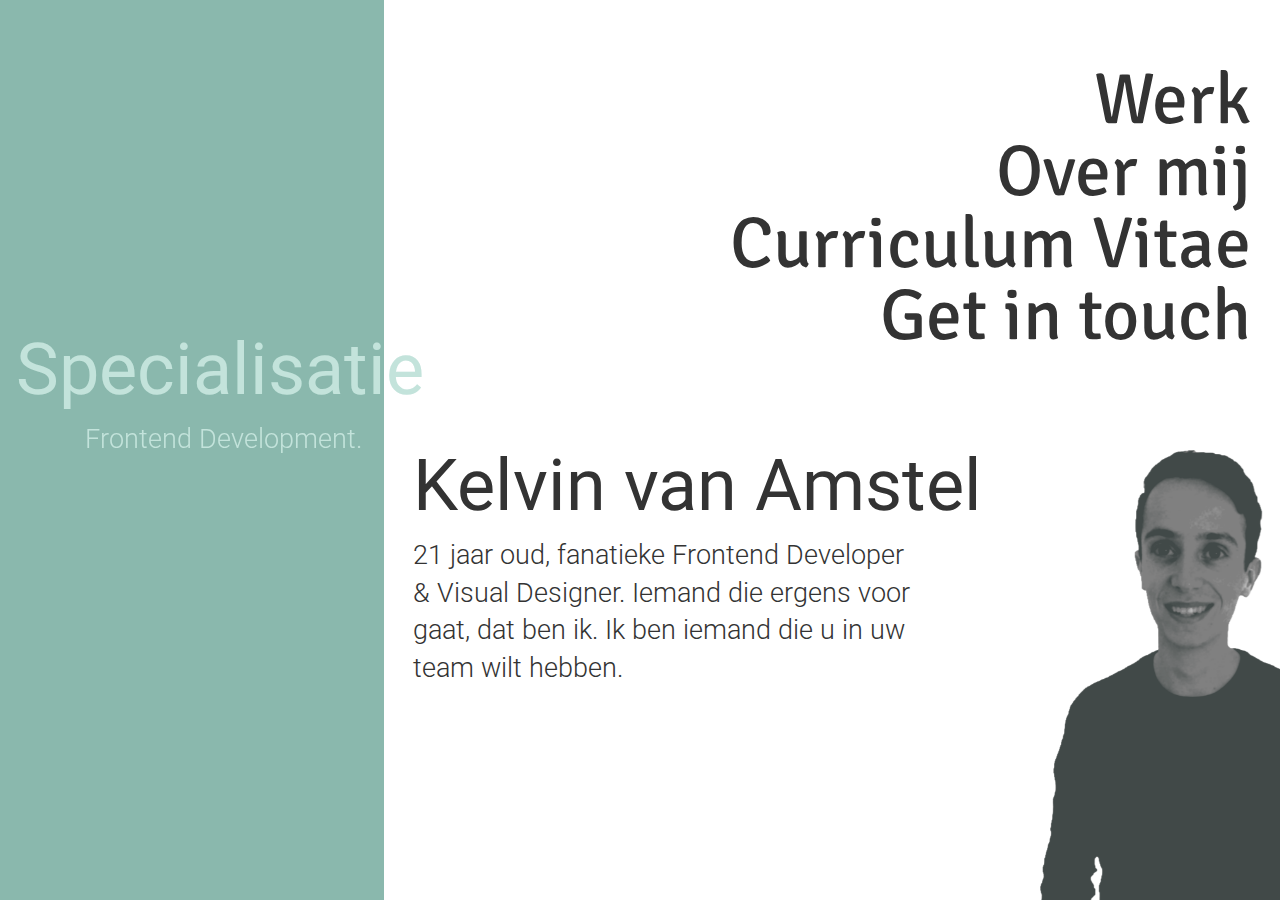
<file: index.html>
<!DOCTYPE html>
<html lang="nl">
<head>
    <meta charset="UTF-8">
    <meta name="author" content="Kelvin van Amstel">
    <meta name="description" content="Portfoio van Kelvin van Amstel">
    <meta name="keywords" content="Portfolio, Kelvin van Amstel, CMD, Communication, Multimedia, Design, HTML5, CSS3, Javascript, SQL, Nodejs, Frontend, Vormgever, Vormgeving, Developer, Photoshop, Illustrator, Indesign, Premier Pro">
    <title>Portfolio Kelvin</title>
    <link rel="stylesheet" href="css/stylesheet.css">
    <link rel="icon" href="img/favicon.png" type="image/png" sizes="16x16">
    <link href='https://fonts.googleapis.com/css?family=Signika:400,300' rel='stylesheet' type='text/css'>
    <link href='https://fonts.googleapis.com/css?family=Roboto:400,100italic,100,300,400italic,500italic,500,300italic,700,700italic,900,900italic' rel='stylesheet' type='text/css'>
    <meta name="viewport" content="width=device-width, initial-scale=1.0">
    <meta http-equiv="cache-control" content="no-cache" />
</head>
<body>
    <header>
        <nav class="index">
            <ul>
                <li><a href="works.html">Werk</a></li>
                <li><a href="about.html">Over mij</a></li>
                <li><a href="cv.html">Curriculum Vitae</a></li>
                <li><a href="contact.html">Get in touch</a></li>
            </ul>
        </nav>
    </header>

    <main>
        <section>
            <article>
                <h3>Kelvin van Amstel</h3>
                <p>21 jaar oud, fanatieke Frontend Developer & Visual Designer. Iemand die ergens voor gaat, dat ben ik. Ik ben iemand die u in uw team wilt hebben.</p>
            </article>
        </section>
    </main>

    <section class="home_section">
        <article>
                <h3>Specialisatie</h3>
                <p>Frontend Development.</p>
        </article>
            <article>
                <img src="img/Kelvin_van_Amstel4.png" alt="Kelvin van Amstel">
            </article>
    </section>

    <script type="text/javascript" src="js/script.js"></script>
</body>
</html>
</file>
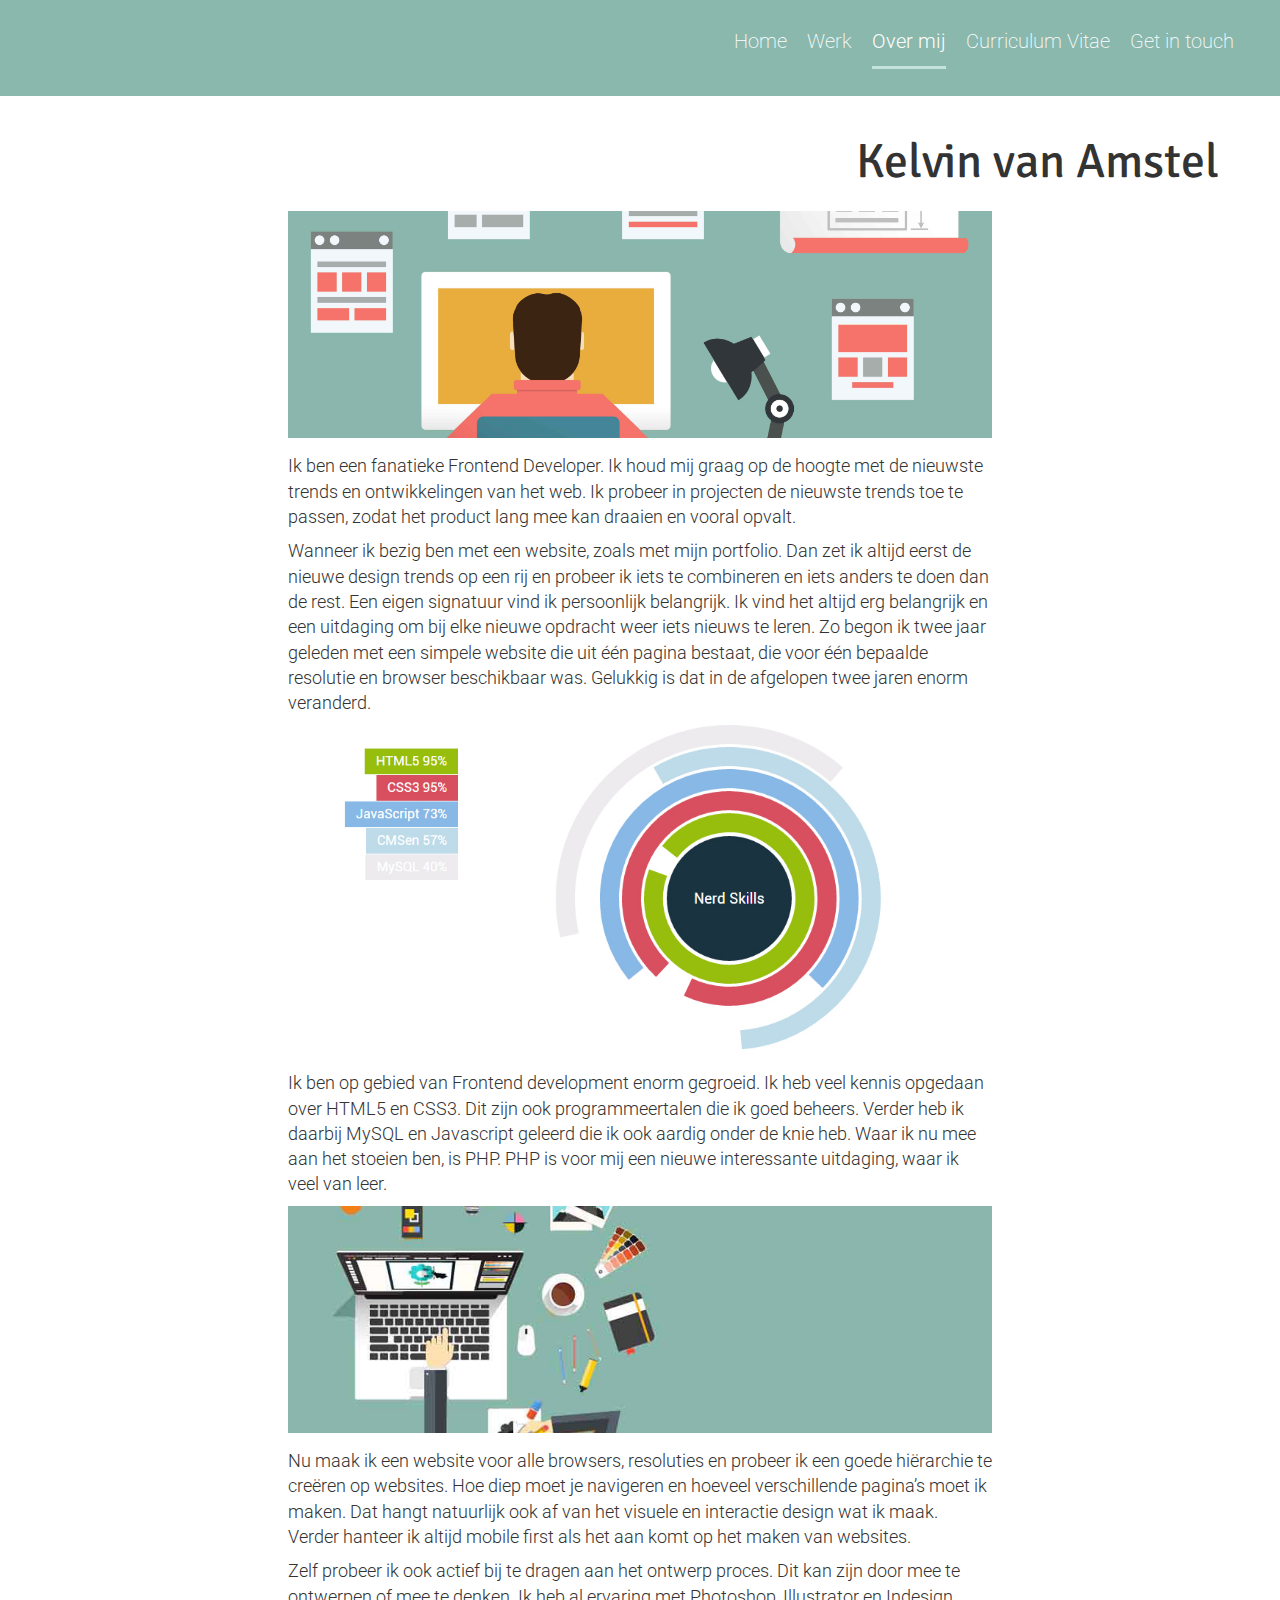
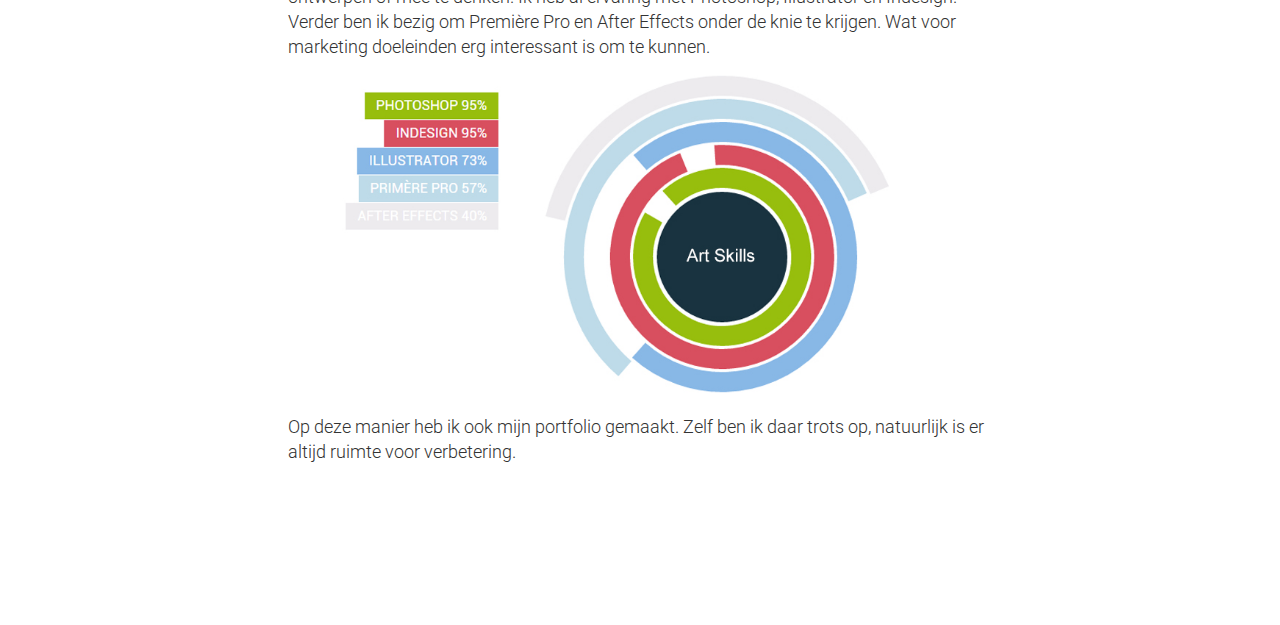
<file: about.html>
<!DOCTYPE html>
<html lang="nl">
<head>
    <meta charset="UTF-8">
    <meta name="author" content="Kelvin van Amstel">
    <meta name="description" content="Portfoio van Kelvin van Amstel">
    <meta name="keywords" content="Portfolio, Kelvin van Amstel, CMD, Communication, Multimedia, Design, HTML5, CSS3, Javascript, SQL, Nodejs, Frontend, Vormgever, Vormgeving, Developer, Photoshop, Illustrator, Indesign, Premier Pro">
    <title>About me</title>
    <link rel="stylesheet" href="css/stylesheet.css">
    <link rel="icon" href="img/favicon.png" type="image/png" sizes="16x16">
    <link href='https://fonts.googleapis.com/css?family=Signika:400,300' rel='stylesheet' type='text/css'>
    <link href='https://fonts.googleapis.com/css?family=Roboto:400,100italic,100,300,400italic,500italic,500,300italic,700,700italic,900,900italic' rel='stylesheet' type='text/css'>
    <meta name="viewport" content="width=device-width, initial-scale=1.0">
</head>
<body>
    <header>
        <h1 id="menu">Menu</h1>
        <nav class="all">
            <ul>
                <li><a href="index.html">Home</a></li>
                <li><a href="works.html">Werk</a></li>
                <li><a class="active" href="about.html">Over mij</a></li>
                <li><a href="cv.html">Curriculum Vitae</a></li>
                <li><a href="contact.html">Get in touch</a></li>
            </ul>
        </nav>
    </header>

    <section class="over">
        <h2>Kelvin van Amstel</h2>
        <article>
            <img src="img/webdevelopment.jpg" alt="web development skills">
            <p>Ik ben een fanatieke Frontend Developer. Ik houd mij graag op de hoogte met de nieuwste trends en ontwikkelingen van het web. Ik probeer in projecten de nieuwste trends toe te passen, zodat het product lang mee kan draaien en vooral opvalt.</p>
            <p>Wanneer ik bezig ben met een website, zoals met mijn portfolio. Dan zet ik altijd eerst de nieuwe design trends op een rij en probeer ik iets te combineren en iets anders te doen dan de rest. Een eigen signatuur vind ik persoonlijk belangrijk. Ik vind het altijd erg belangrijk en een uitdaging om bij elke nieuwe opdracht weer iets nieuws te leren. Zo begon ik twee jaar geleden met een simpele website die uit één pagina bestaat, die voor één bepaalde resolutie en browser beschikbaar was. Gelukkig is dat in de afgelopen twee jaren enorm veranderd. </p>
            <img class="skill" src="img/development-skills.jpg" alt="development skills">
            <p>Ik ben op gebied van Frontend development enorm gegroeid. Ik heb veel kennis opgedaan over HTML5 en CSS3. Dit zijn ook programmeertalen die ik goed beheers. Verder heb ik daarbij MySQL en Javascript geleerd die ik ook aardig onder de knie heb. Waar ik nu mee aan het stoeien ben, is PHP. PHP is voor mij een nieuwe interessante uitdaging, waar ik veel van leer.</p>
            <img src="img/webdesign.jpg" alt="web development skills">
            <p>Nu maak ik een website voor alle browsers, resoluties en probeer ik een goede hiërarchie te creëren op websites. Hoe diep moet je navigeren en hoeveel verschillende pagina’s moet ik maken. Dat hangt natuurlijk ook af van het visuele en interactie design wat ik maak. Verder hanteer ik altijd mobile first als het aan komt op het maken van websites. </p>
            <p>Zelf probeer ik ook actief bij te dragen aan het ontwerp proces. Dit kan zijn door mee te ontwerpen of mee te denken. Ik heb al ervaring met Photoshop, Illustrator en Indesign. Verder ben ik bezig om Première Pro en After Effects onder de knie te krijgen. Wat voor marketing doeleinden erg interessant is om te kunnen.</p>
            <img class="skill" src="img/design-skills.jpg" alt="design skills">
            <p>Op deze manier heb ik ook mijn portfolio gemaakt. Zelf ben ik daar trots op, natuurlijk is er altijd ruimte voor verbetering. </p>
        </article>
    </section>

    <footer></footer>

    <script type="text/javascript" src="js/script.js"></script>
</body>
</html>
</file>
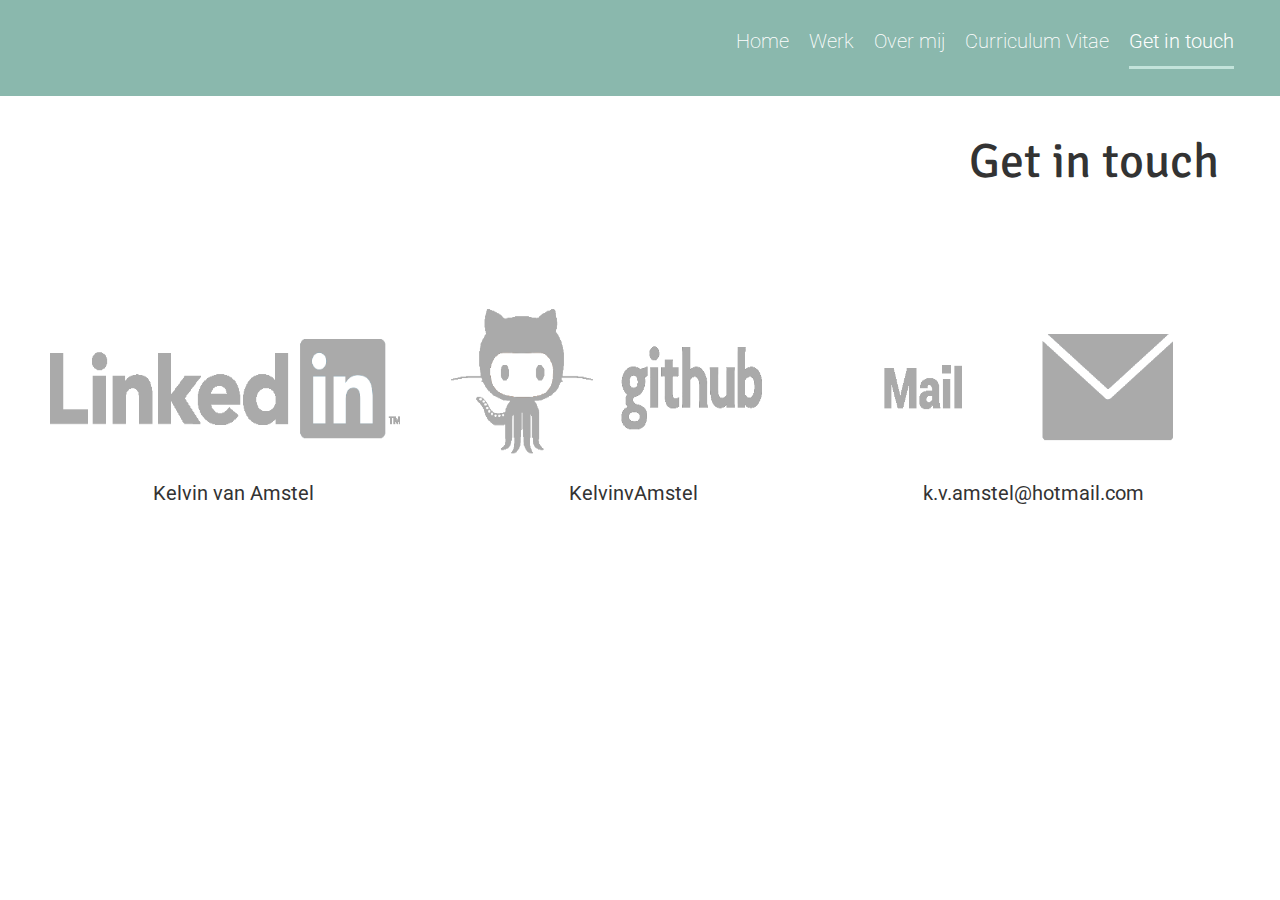
<file: contact.html>
<!DOCTYPE html>
<html lang="nl">
<head>
    <meta charset="UTF-8">
    <meta name="author" content="Kelvin van Amstel">
    <meta name="description" content="Portfoio van Kelvin van Amstel">
    <meta name="keywords" content="Portfolio, Kelvin van Amstel, CMD, Communication, Multimedia, Design, HTML5, CSS3, Javascript, SQL, Nodejs, Frontend, Vormgever, Vormgeving, Developer, Photoshop, Illustrator, Indesign, Premier Pro">
    <title>Get in touch</title>
    <link rel="stylesheet" href="css/stylesheet.css">
    <link rel="icon" href="img/favicon.png" type="image/png" sizes="16x16">
    <link href='https://fonts.googleapis.com/css?family=Signika:400,300' rel='stylesheet' type='text/css'><link href='https://fonts.googleapis.com/css?family=Roboto:400,100italic,100,300,400italic,500italic,500,300italic,700,700italic,900,900italic' rel='stylesheet' type='text/css'>
    <link href='https://fonts.googleapis.com/css?family=Roboto:400,100italic,100,300,400italic,500italic,500,300italic,700,700italic,900,900italic' rel='stylesheet' type='text/css'>
    <meta name="viewport" content="width=device-width, initial-scale=1.0">
</head>
<body>
    <header>
        <h1 id="menu">Menu</h1>
        <nav class="all">
            <ul>
                <li><a href="index.html">Home</a></li>
                <li><a href="works.html">Werk</a></li>
                <li><a href="about.html">Over mij</a></li>
                <li><a href="cv.html">Curriculum Vitae</a></li>
                <li><a class="active" href="contact.html">Get in touch</a></li>
            </ul>
        </nav>
    </header>

    <section class="contact">
        <h2>Get in touch</h2>
        <article class="connect">
            <a href="https://www.linkedin.com/in/kelvin-van-amstel-14b3b0b6">
                <img id="li" src="img/Linkedin4.png" alt="linkedin Kelvin van Amstel"/>
                <h6>Kelvin van Amstel</h6>
            </a>
        </article>
        <article class="connect">
            <a href="https://github.com/KelvinvAmstel/">
                <img id="gi" src="img/github3.png" alt="linkedin Kelvin van Amstel"/>
                <h6>KelvinvAmstel</h6>
            </a>
        </article>
        <article class="connect">
            <a href="mailto:k.v.amstel@hotmail.com">
               <img id="ma" src="img/mail1.png" alt="linkedin Kelvin van Amstel"/>
               <h6>k.v.amstel@hotmail.com</h6>
            </a>
        </article>
    </section>

    <footer></footer>

    <script type="text/javascript" src="js/script.js"></script>
</body>
</html>
</file>
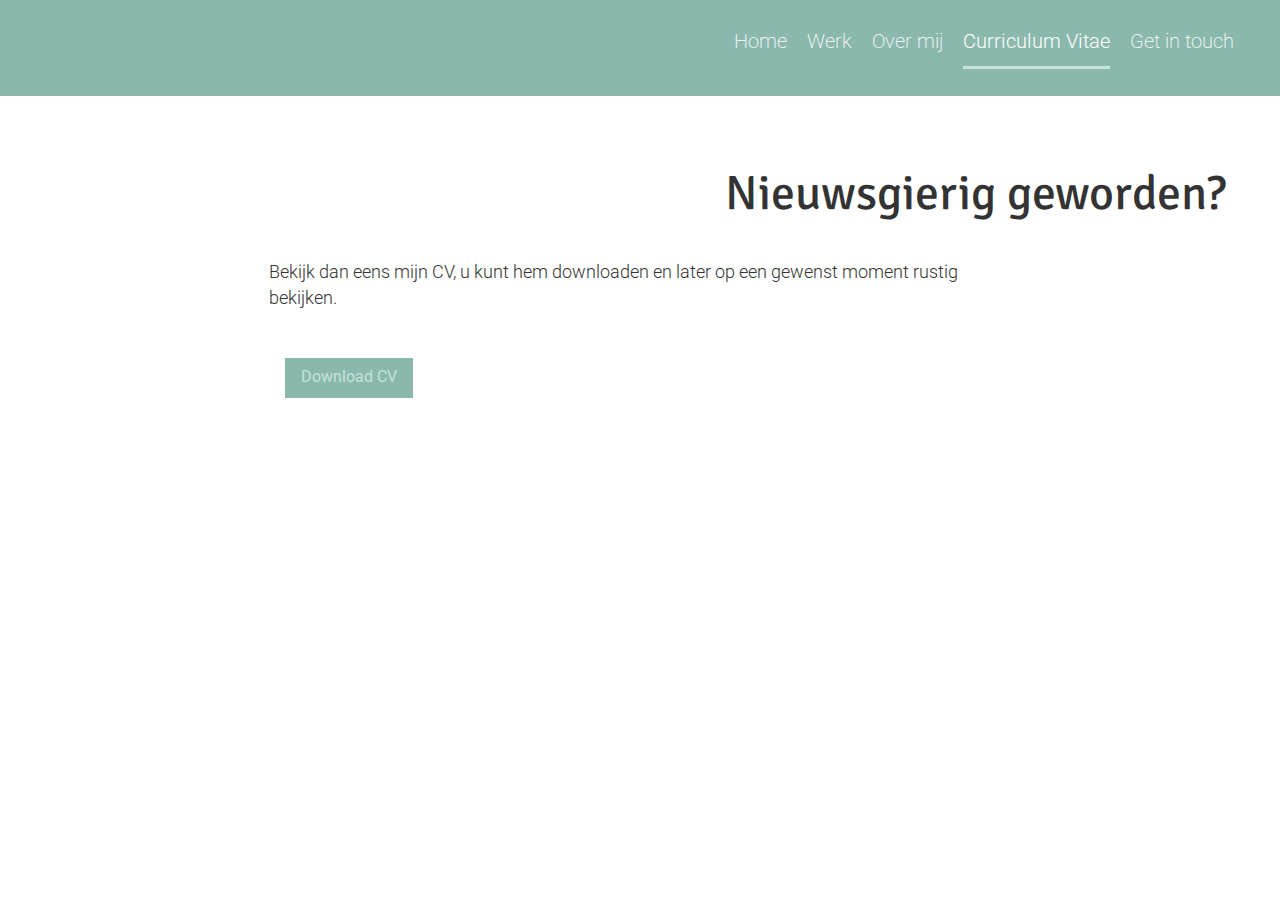
<file: cv.html>
<!DOCTYPE html>
<html lang="nl">
<head>
    <meta charset="UTF-8">
    <meta name="author" content="Kelvin van Amstel">
    <meta name="description" content="Portfoio van Kelvin van Amstel">
    <meta name="keywords" content="Portfolio, Kelvin van Amstel, CMD, Communication, Multimedia, Design, HTML5, CSS3, Javascript, SQL, Nodejs, Frontend, Vormgever, Vormgeving, Developer, Photoshop, Illustrator, Indesign, Premier Pro">
    <title>Portfolio Kelvin</title>
    <link rel="stylesheet" href="css/stylesheet.css">
    <link rel="icon" href="img/favicon.png" type="image/png" sizes="16x16">
    <link href='https://fonts.googleapis.com/css?family=Signika:400,300' rel='stylesheet' type='text/css'>
    <link href='https://fonts.googleapis.com/css?family=Roboto:400,100italic,100,300,400italic,500italic,500,300italic,700,700italic,900,900italic' rel='stylesheet' type='text/css'>
    <meta name="viewport" content="width=device-width, initial-scale=1.0">
</head>
<body id="cvbody">
    <header>
        <h1 id="menu">Menu</h1>
        <nav class="all">
            <ul>
                <li><a href="index.html">Home</a></li>
                <li><a href="works.html">Werk</a></li>
                <li><a href="about.html">Over mij</a></li>
                <li><a class="active" href="cv.html">Curriculum Vitae</a></li>
                <li><a href="contact.html">Get in touch</a></li>
            </ul>
        </nav>
    </header>
    <section class="cv_kelvin2">
        <h2>Nieuwsgierig geworden?</h2>
       <article>
           <p>Bekijk dan eens mijn CV, u kunt hem downloaden en later op een gewenst moment rustig bekijken.</p>
       </article>
       <article id="button">
            <a class="button" href="files/cv.pdf" download="cv.pdf">Download CV</a>
       </article>
    </section>

    <footer></footer>

    <script type="text/javascript" src="js/script.js"></script>

</body>
</html>
</file>
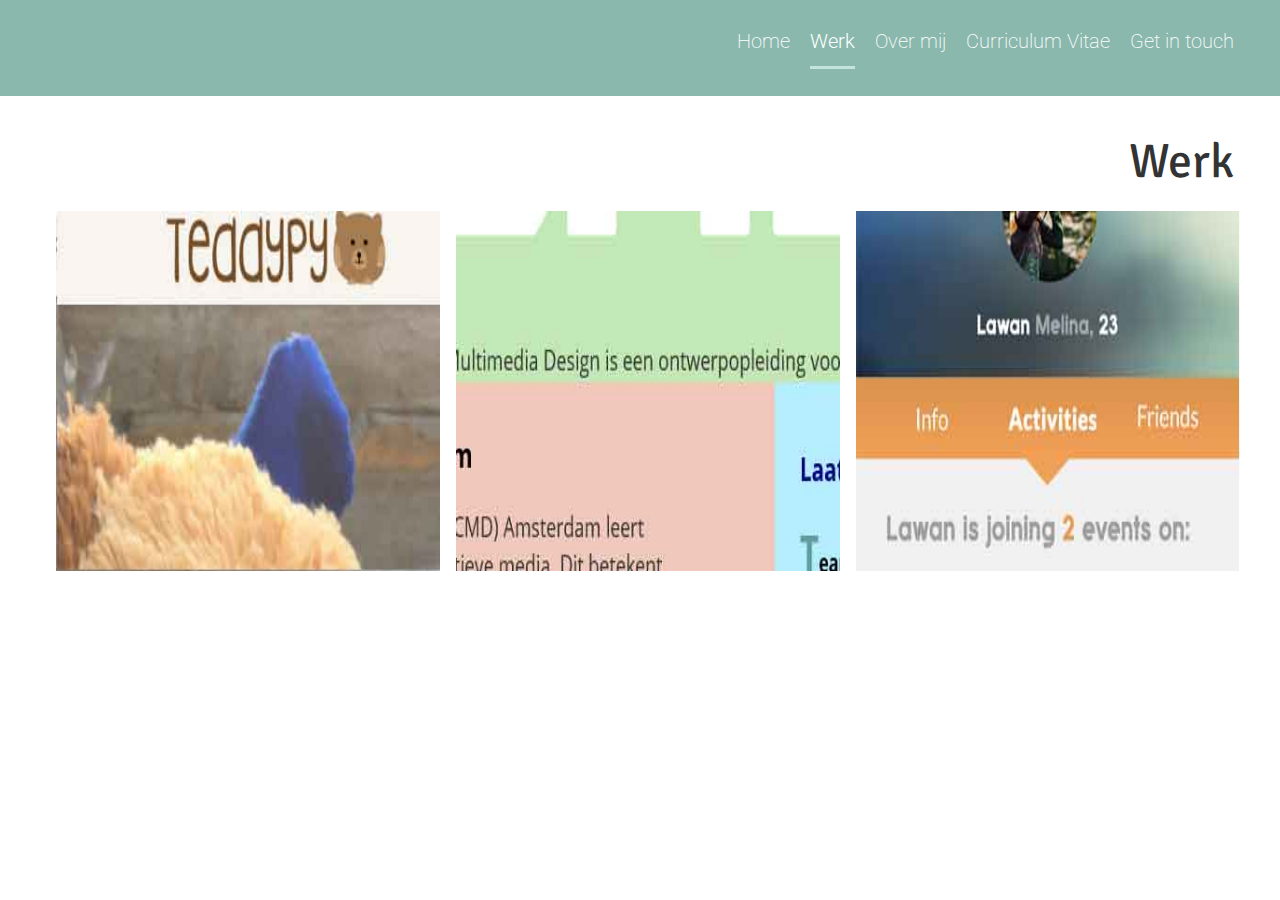
<file: works.html>
<!DOCTYPE html>
<html lang="nl">
<head>
    <meta charset="UTF-8">
    <meta name="author" content="Kelvin van Amstel">
    <meta name="description" content="Portfoio van Kelvin van Amstel">
    <meta name="keywords" content="Portfolio, Kelvin van Amstel, CMD, Communication, Multimedia, Design, HTML5, CSS3, Javascript, SQL, Nodejs, Frontend, Vormgever, Vormgeving, Developer, Photoshop, Illustrator, Indesign, Premier Pro">
    <title>Works</title>
    <link rel="stylesheet" href="css/stylesheet.css">
    <link rel="icon" href="img/favicon.png" type="image/png" sizes="16x16">
    <link href='https://fonts.googleapis.com/css?family=Signika:400,300' rel='stylesheet' type='text/css'>
    <link href='https://fonts.googleapis.com/css?family=Roboto:400,100italic,100,300,400italic,500italic,500,300italic,700,700italic,900,900italic' rel='stylesheet' type='text/css'>
    <meta name="viewport" content="width=device-width, initial-scale=1.0">
</head>
<body>
    <header>
        <p id="menu">Menu</p>
        <nav class="all">
            <ul>
                <li><a href="index.html">Home</a></li>
                <li><a class="active" href="works.html">Werk</a></li>
                <li><a href="about.html">Over mij</a></li>
                <li><a href="cv.html">Curriculum Vitae</a></li>
                <li><a href="contact.html">Get in touch</a></li>
            </ul>
        </nav>
    </header>

    <section class="work">
       <h2>Werk</h2>
        <article>
            <a href="werk/hackaton.html">
                <img src="img/teddypy.jpg" alt="Teddypy website Hackathon">
                <h4>Serious Request 2015 Hackaton</h4>
            </a>
            <a href="werk/flexbox.html">
                <img src="img/flexbox.jpg" alt="Flexbox responsive website">
                <h4>Frontend Development: Flex-box</h4>
            </a>
            <a href="werk/startup.html">
                <img src="img/startup.jpg" alt="test">
                <h4>Startup project</h4>
            </a>
        </article>
    </section>

    <footer></footer>

    <script type="text/javascript" src="js/script.js"></script>
</body>
</html>
</file>
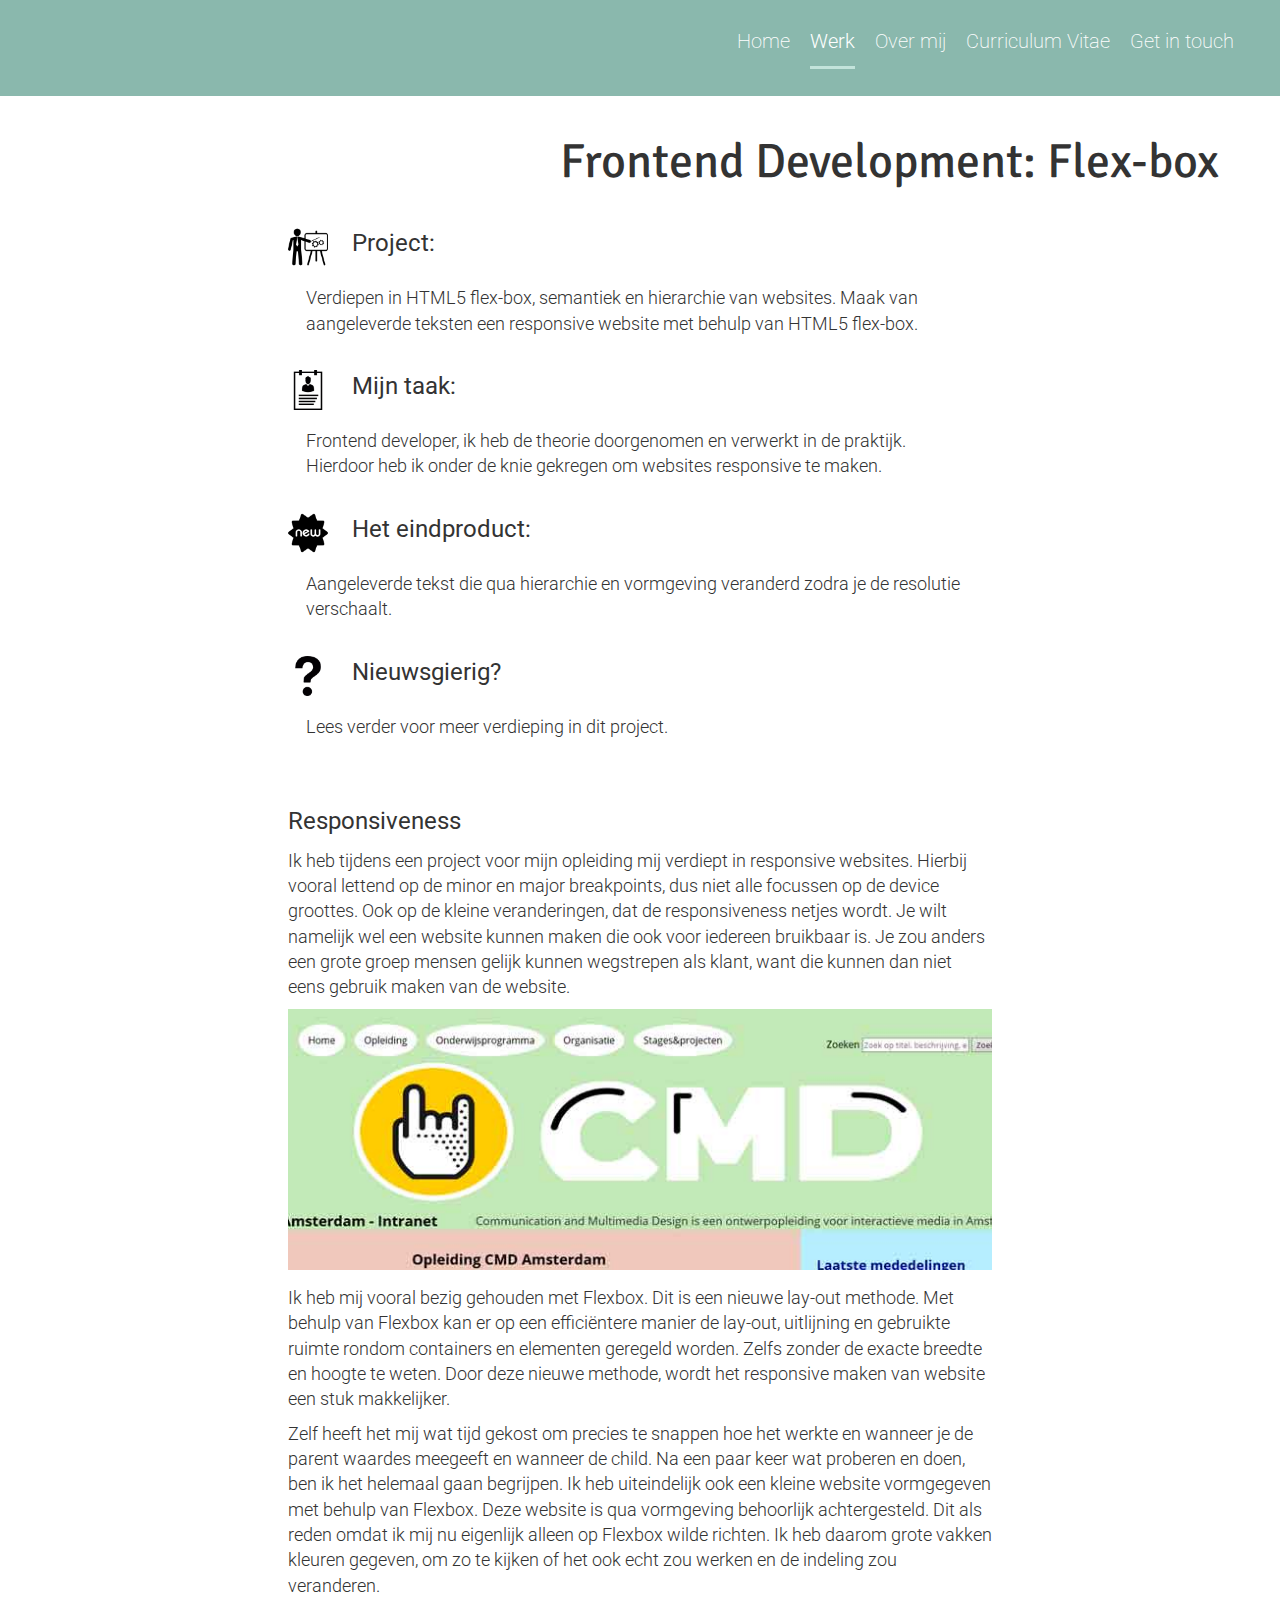
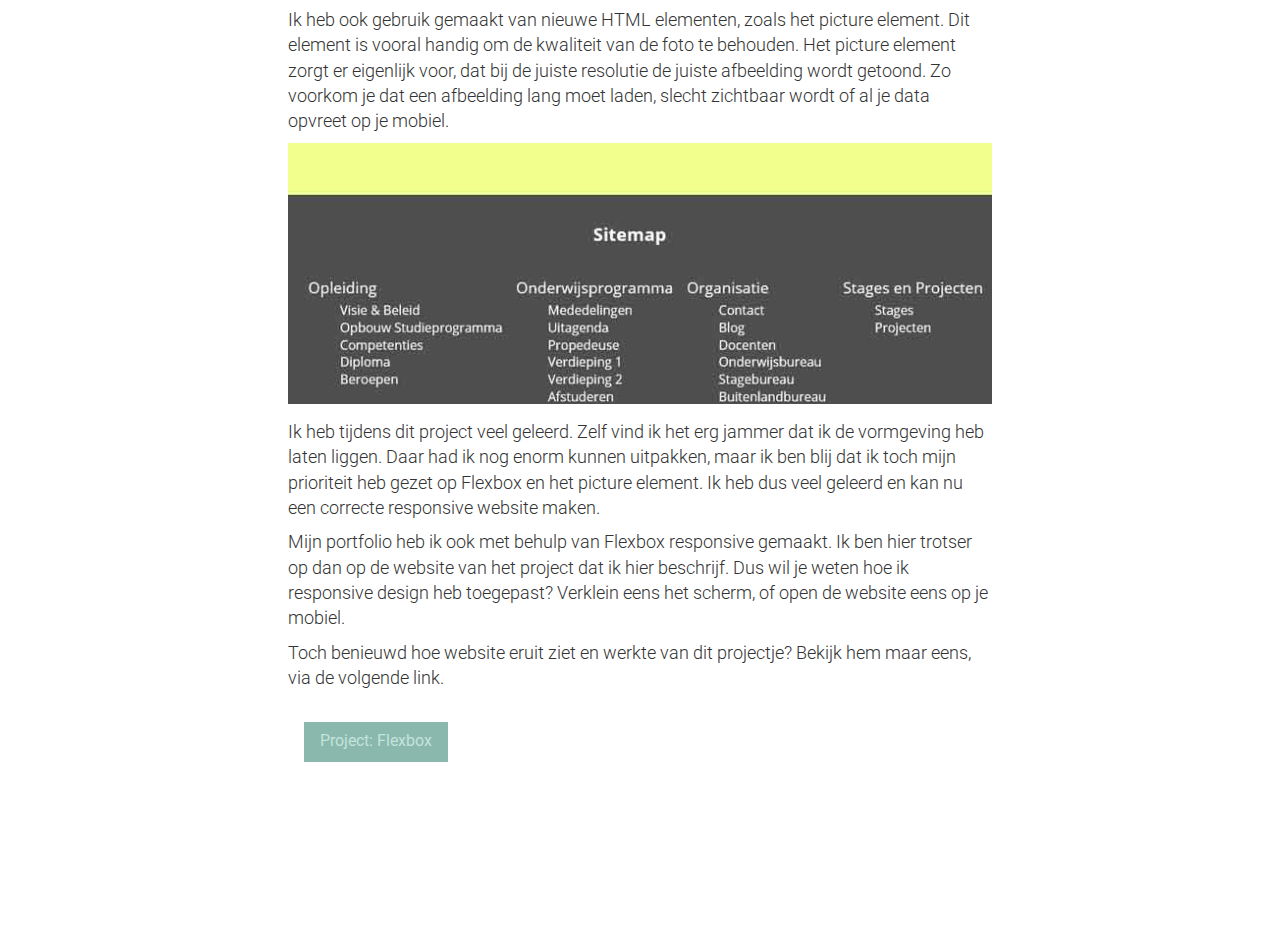
<file: werk/flexbox.html>
<!DOCTYPE html>
<html lang="nl">
<head>
    <meta charset="UTF-8">
    <meta name="author" content="Kelvin van Amstel">
    <meta name="description" content="Portfoio van Kelvin van Amstel">
    <meta name="keywords" content="Portfolio, Kelvin van Amstel, CMD, Communication, Multimedia, Design, HTML5, CSS3, Javascript, SQL, Nodejs, Frontend, Vormgever, Vormgeving, Developer, Photoshop, Illustrator, Indesign, Premier Pro">
    <title>Flex-box</title>
    <link rel="stylesheet" href="../css/stylesheet.css">
    <link rel="icon" href="../img/favicon.png" type="image/png" sizes="16x16">
    <link href='https://fonts.googleapis.com/css?family=Signika:400,300' rel='stylesheet' type='text/css'>
    <link href='https://fonts.googleapis.com/css?family=Roboto:400,100italic,100,300,400italic,500italic,500,300italic,700,700italic,900,900italic' rel='stylesheet' type='text/css'>
    <meta name="viewport" content="width=device-width, initial-scale=1.0">
</head>
<body>
    <header>
        <h1 id="menu">Menu</h1>
        <nav class="all">
            <ul>
                <li><a href="../index.html">Home</a></li>
                <li><a class="active" href="../works.html">Werk</a></li>
                <li><a href="../about.html">Over mij</a></li>
                <li><a href="../cv.html">Curriculum Vitae</a></li>
                <li><a href="../contact.html">Get in touch</a></li>
            </ul>
        </nav>
    </header>

    <section class="over">
        <h2>Frontend Development: Flex-box</h2>
        <article>
            <section class="summary">
               <section>
                    <img src="../img/people.png"><h6>Project: </h6><p>Verdiepen in HTML5 flex-box, semantiek en hierarchie van websites. Maak van aangeleverde teksten een responsive website met behulp van HTML5 flex-box.</p>
               </section>
                <section>
                    <img src="../img/other.png"><h6>Mijn taak: </h6><p>Frontend developer, ik heb de theorie doorgenomen en verwerkt in de praktijk. Hierdoor heb ik onder de knie gekregen om websites responsive te maken.</p>
                </section>
                <section>
                    <img src="../img/sign.png"><h6>Het eindproduct: </h6><p>Aangeleverde tekst die qua hierarchie en vormgeving veranderd zodra je de resolutie verschaalt.</p>
                </section>
                <section>
                    <img src="../img/signs.png"><h6>Nieuwsgierig? </h6><p>Lees verder voor meer verdieping in dit project.</p>
                </section>
            </section>
            <h4>Responsiveness</h4>
            <p>Ik heb tijdens een project voor mijn opleiding mij verdiept in responsive websites. Hierbij vooral lettend op de minor en major breakpoints, dus niet alle focussen op de device groottes. Ook op de kleine veranderingen, dat de responsiveness netjes wordt. Je wilt namelijk wel een website kunnen maken die ook voor iedereen bruikbaar is. Je zou anders een grote groep mensen gelijk kunnen wegstrepen als klant, want die kunnen dan niet eens gebruik maken van de website. </p>
            <img src="../img/flexbox1.jpg" alt="flexbox responsive design">
            <p>Ik heb mij vooral bezig gehouden met Flexbox. Dit is een nieuwe lay-out methode. Met behulp van Flexbox kan er op een efficiëntere manier de lay-out, uitlijning en gebruikte ruimte rondom containers en elementen geregeld worden. Zelfs zonder de exacte breedte en hoogte te weten. Door deze nieuwe methode, wordt het responsive maken van website een stuk makkelijker. </p>
            <p>Zelf heeft het mij wat tijd gekost om precies te snappen hoe het werkte en wanneer je de parent waardes meegeeft en wanneer de child. Na een paar keer wat proberen en doen, ben ik het helemaal gaan begrijpen. Ik heb uiteindelijk ook een kleine website vormgegeven met behulp van Flexbox. Deze website is qua vormgeving behoorlijk achtergesteld. Dit als reden omdat ik mij nu eigenlijk alleen op Flexbox wilde richten. Ik heb daarom grote vakken kleuren gegeven, om zo te kijken of het ook echt zou werken en de indeling zou veranderen. </p>
            <p>Ik heb ook gebruik gemaakt van nieuwe HTML elementen, zoals het picture element. Dit element is vooral handig om de kwaliteit van de foto te behouden. Het picture element zorgt er eigenlijk voor, dat bij de juiste resolutie de juiste afbeelding wordt getoond. Zo voorkom je dat een afbeelding lang moet laden, slecht zichtbaar wordt of al je data opvreet op je mobiel. </p>
            <img src="../img/flexbox2.jpg" alt="flexbox responsive design">
            <p>Ik heb tijdens dit project veel geleerd. Zelf vind ik het erg jammer dat ik de vormgeving heb laten liggen. Daar had ik nog enorm kunnen uitpakken, maar ik ben blij dat ik toch mijn prioriteit heb gezet op Flexbox en het picture element. Ik heb dus veel geleerd en kan nu een correcte responsive website maken. </p>
            <p>Mijn portfolio heb ik ook met behulp van Flexbox responsive gemaakt. Ik ben hier trotser op dan op de website van het project dat ik hier beschrijf. Dus wil je weten hoe ik responsive design heb toegepast? Verklein eens het scherm, of open de website eens op je mobiel. </p>
            <p>Toch benieuwd hoe website eruit ziet en werkte van dit projectje? Bekijk hem maar eens, via de volgende link. </p>
            <article><a class="button" href="../flexbox/Artikelpagina.html">Project: Flexbox</a></article>
        </article>
    </section>

    <footer></footer>

    <script type="text/javascript" src="../js/script.js"></script>
</body>
</html>
</file>
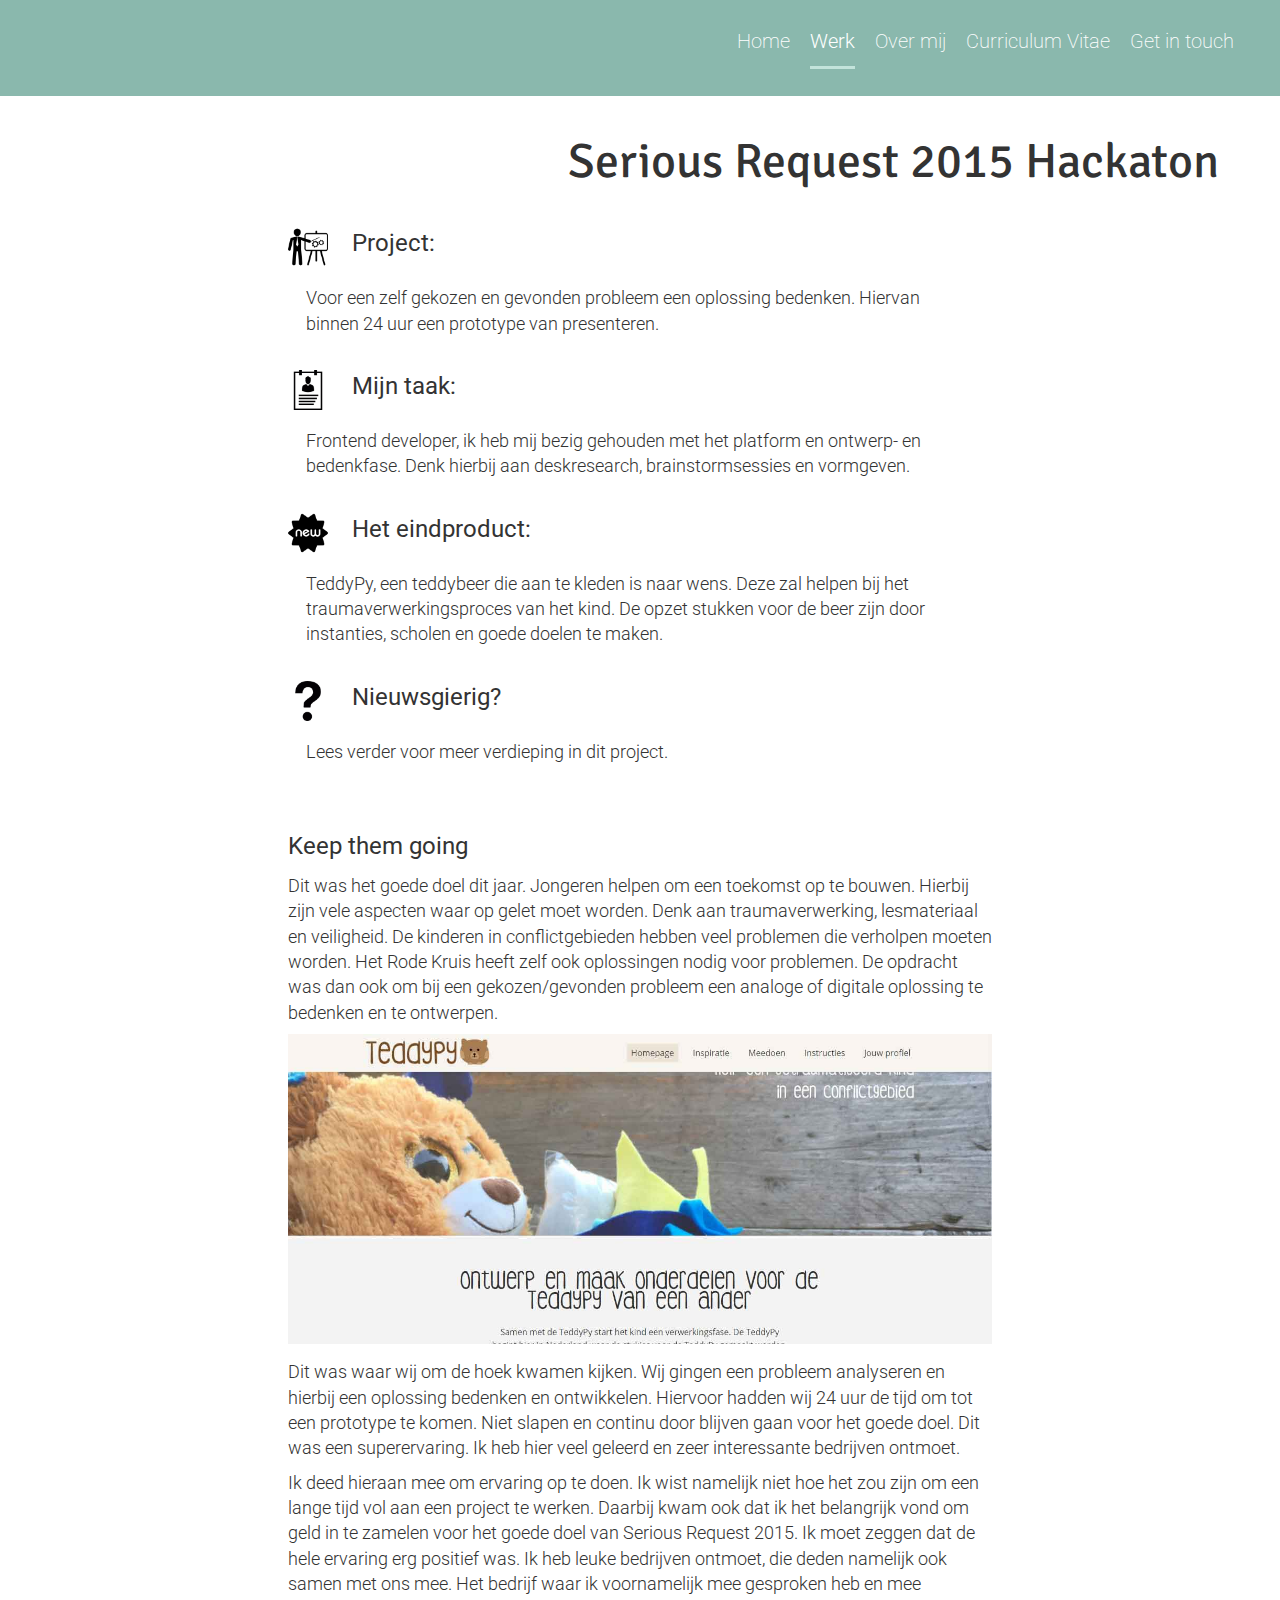
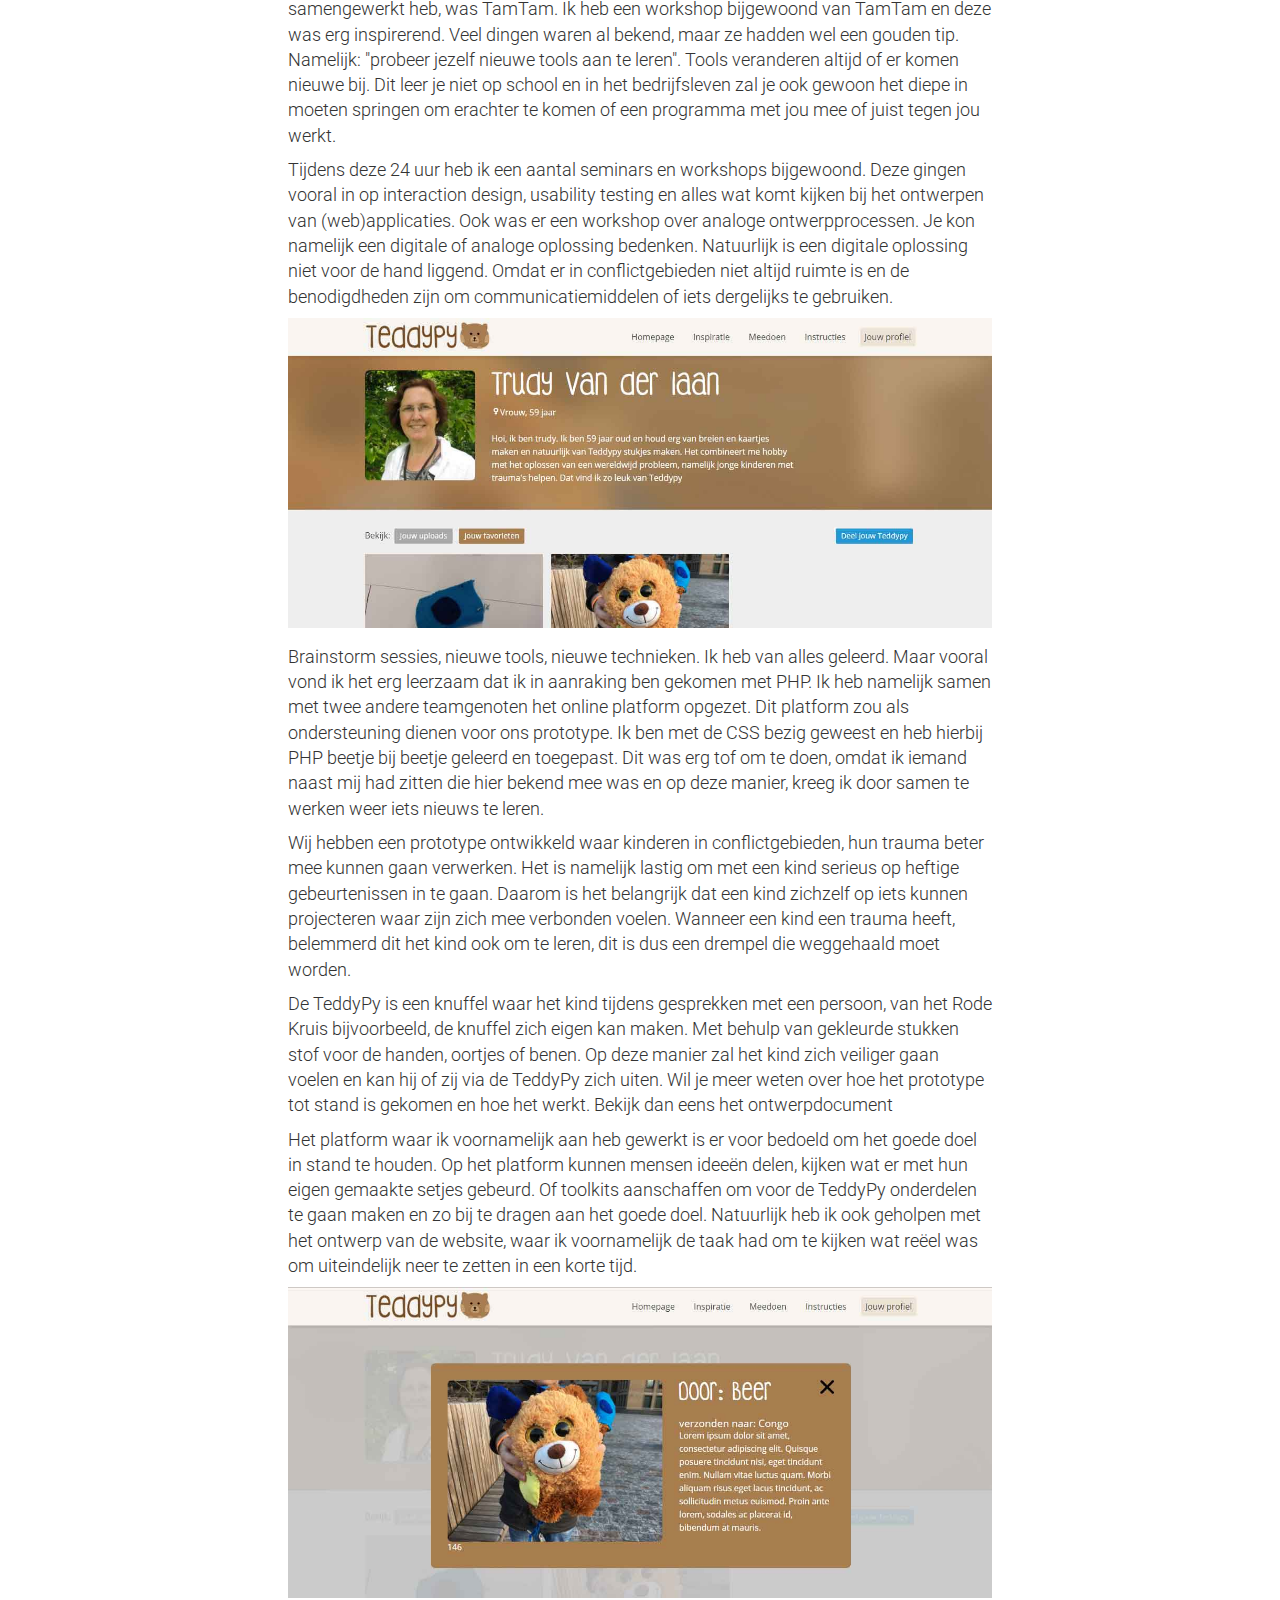
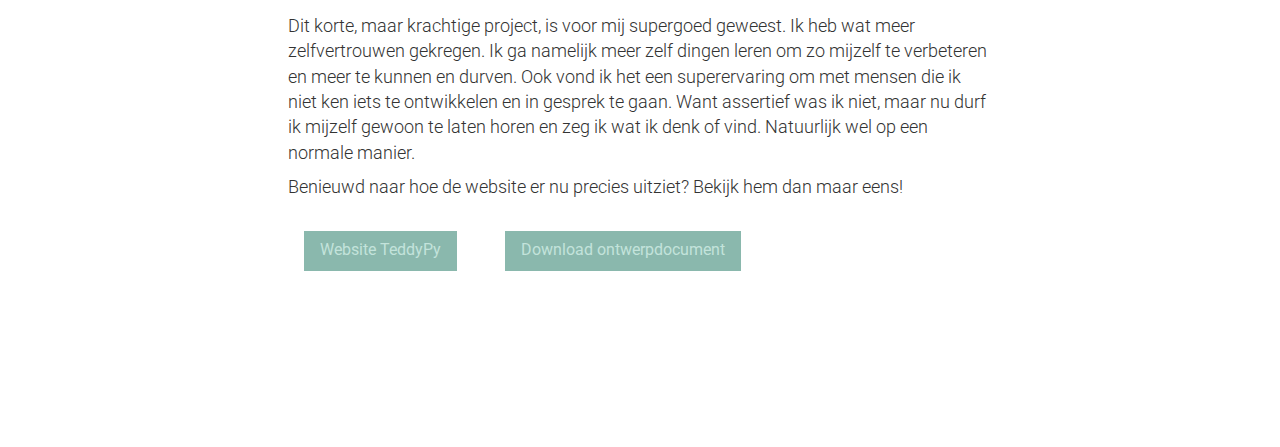
<file: werk/hackaton.html>
<!DOCTYPE html>
<html lang="nl">
<head>
    <meta charset="UTF-8">
    <meta name="author" content="Kelvin van Amstel">
    <meta name="description" content="Portfoio van Kelvin van Amstel">
    <meta name="keywords" content="Portfolio, Kelvin van Amstel, CMD, Communication, Multimedia, Design, HTML5, CSS3, Javascript, SQL, Nodejs, Frontend, Vormgever, Vormgeving, Developer, Photoshop, Illustrator, Indesign, Premier Pro">
    <title>Hackaton</title>
    <link rel="stylesheet" href="../css/stylesheet.css">
    <link rel="icon" href="../img/favicon.png" type="image/png" sizes="16x16">
    <link href='https://fonts.googleapis.com/css?family=Signika:400,300' rel='stylesheet' type='text/css'>
    <link href='https://fonts.googleapis.com/css?family=Roboto:400,100italic,100,300,400italic,500italic,500,300italic,700,700italic,900,900italic' rel='stylesheet' type='text/css'>
    <meta name="viewport" content="width=device-width, initial-scale=1.0">
</head>
<body>
    <header>
        <h1 id="menu">Menu</h1>
        <nav class="all">
            <ul>
                <li><a href="../index.html">Home</a></li>
                <li><a class="active" href="../works.html">Werk</a></li>
                <li><a href="../about.html">Over mij</a></li>
                <li><a href="../cv.html">Curriculum Vitae</a></li>
                <li><a href="../contact.html">Get in touch</a></li>
            </ul>
        </nav>
    </header>

    <section class="over">
        <h2>Serious Request 2015 Hackaton</h2>
        <article>
            <section class="summary">
               <section>
                    <img src="../img/people.png"><h6>Project: </h6><p>Voor een zelf gekozen en gevonden probleem een oplossing bedenken. Hiervan binnen 24 uur een prototype van presenteren.</p>
               </section>
                <section>
                    <img src="../img/other.png"><h6>Mijn taak: </h6><p>Frontend developer, ik heb mij bezig gehouden met het platform en ontwerp- en bedenkfase. Denk hierbij aan deskresearch, brainstormsessies en vormgeven.</p>
                </section>
                <section>
                    <img src="../img/sign.png"><h6>Het eindproduct: </h6><p>TeddyPy, een teddybeer die aan te kleden is naar wens. Deze zal helpen bij het traumaverwerkingsproces van het kind. De opzet stukken voor de beer zijn door instanties, scholen en goede doelen te maken.</p>
                </section>
                <section>
                    <img src="../img/signs.png"><h6>Nieuwsgierig? </h6><p>Lees verder voor meer verdieping in dit project.</p>
                </section>
            </section>
            <h4>Keep them going</h4>
            <p>Dit was het goede doel dit jaar. Jongeren helpen om een toekomst op te bouwen. Hierbij zijn vele aspecten waar op gelet moet worden. Denk aan traumaverwerking, lesmateriaal en veiligheid. De kinderen in conflictgebieden hebben veel problemen die verholpen moeten worden. Het Rode Kruis heeft zelf ook oplossingen nodig voor problemen. De opdracht was dan ook om bij een gekozen/gevonden probleem een analoge of digitale oplossing te bedenken en te ontwerpen.</p>
            <img src="../img/teddypy1.jpg" alt="Teddypy platform to share">
            <p>Dit was waar wij om de hoek kwamen kijken. Wij gingen een probleem analyseren en hierbij een oplossing bedenken en ontwikkelen. Hiervoor hadden wij 24 uur de tijd om tot een prototype te komen. Niet slapen en continu door blijven gaan voor het goede doel. Dit was een superervaring. Ik heb hier veel geleerd en zeer interessante bedrijven ontmoet.</p>
            <p>Ik deed hieraan mee om ervaring op te doen. Ik wist namelijk niet hoe het zou zijn om een lange tijd vol aan een project te werken. Daarbij kwam ook dat ik het belangrijk vond om geld in te zamelen voor het goede doel van Serious Request 2015. Ik moet zeggen dat de hele ervaring erg positief was. Ik heb leuke bedrijven ontmoet, die deden namelijk ook samen met ons mee. Het bedrijf waar ik voornamelijk mee gesproken heb en mee samengewerkt heb, was TamTam. Ik heb een workshop bijgewoond van TamTam en deze was erg inspirerend. Veel dingen waren al bekend, maar ze hadden wel een gouden tip. Namelijk: "probeer jezelf nieuwe tools aan te leren". Tools veranderen altijd of er komen nieuwe bij. Dit leer je niet op school en in het bedrijfsleven zal je ook gewoon het diepe in moeten springen om erachter te komen of een programma met jou mee of juist tegen jou werkt.</p>
            <p>Tijdens deze 24 uur heb ik een aantal seminars en workshops bijgewoond. Deze gingen vooral in op interaction design, usability testing en alles wat komt kijken bij het ontwerpen van (web)applicaties. Ook was er een workshop over analoge ontwerpprocessen. Je kon namelijk een digitale of analoge oplossing bedenken. Natuurlijk is een digitale oplossing niet voor de hand liggend. Omdat er in conflictgebieden niet altijd ruimte is en de benodigdheden zijn om communicatiemiddelen of iets dergelijks te gebruiken.</p>
            <img src="../img/teddypy2.jpg" alt="Teddypy platform to share">
            <p>Brainstorm sessies, nieuwe tools, nieuwe technieken. Ik heb van alles geleerd. Maar vooral vond ik het erg leerzaam dat ik in aanraking ben gekomen met PHP. Ik heb namelijk samen met twee andere teamgenoten het online platform opgezet. Dit platform zou als ondersteuning dienen voor ons prototype. Ik ben met de CSS bezig geweest en heb hierbij PHP beetje bij beetje geleerd en toegepast. Dit was erg tof om te doen, omdat ik iemand naast mij had zitten die hier bekend mee was en op deze manier, kreeg ik door samen te werken weer iets nieuws te leren.</p>
            <p>Wij hebben een prototype ontwikkeld waar kinderen in conflictgebieden, hun trauma beter mee kunnen gaan verwerken. Het is namelijk lastig om met een kind serieus op heftige gebeurtenissen in te gaan. Daarom is het belangrijk dat een kind zichzelf op iets kunnen projecteren waar zijn zich mee verbonden voelen. Wanneer een kind een trauma heeft, belemmerd dit het kind ook om te leren, dit is dus een drempel die weggehaald moet worden.</p>
            <p>De TeddyPy is een knuffel waar het kind tijdens gesprekken met een persoon, van het Rode Kruis bijvoorbeeld, de knuffel zich eigen kan maken. Met behulp van gekleurde stukken stof voor de handen, oortjes of benen. Op deze manier zal het kind zich veiliger gaan voelen en kan hij of zij via de TeddyPy zich uiten. Wil je meer weten over hoe het prototype tot stand is gekomen en hoe het werkt. Bekijk dan eens het ontwerpdocument</p>
            <p>Het platform waar ik voornamelijk aan heb gewerkt is er voor bedoeld om het goede doel in stand te houden. Op het platform kunnen mensen ideeën delen, kijken wat er met hun eigen gemaakte setjes gebeurd. Of toolkits aanschaffen om voor de TeddyPy onderdelen te gaan maken en zo bij te dragen aan het goede doel. Natuurlijk heb ik ook geholpen met het ontwerp van de website, waar ik voornamelijk de taak had om te kijken wat reëel was om uiteindelijk neer te zetten in een korte tijd.</p>
            <img src="../img/teddypy3.jpg" alt="Teddypy platform to share">
            <p>Dit korte, maar krachtige project, is voor mij supergoed geweest. Ik heb wat meer zelfvertrouwen gekregen. Ik ga namelijk meer zelf dingen leren om zo mijzelf te verbeteren en meer te kunnen en durven. Ook vond ik het een superervaring om met mensen die ik niet ken iets te ontwikkelen en in gesprek te gaan. Want assertief was ik niet, maar nu durf ik mijzelf gewoon te laten horen en zeg ik wat ik denk of vind. Natuurlijk wel op een normale manier.</p>
            <p>Benieuwd naar hoe de website er nu precies uitziet? Bekijk hem dan maar eens!</p>
            <article><a class="button" href="../hackathon">Website TeddyPy</a><a class="button" href="../files/ontwerpdocument_teddypy.pdf" download="ontwerpdocument_teddypy.pdf">Download ontwerpdocument</a></article>
        </article>
    </section>

    <footer></footer>

    <script type="text/javascript" src="../js/script.js"></script>
</body>
</html>
</file>
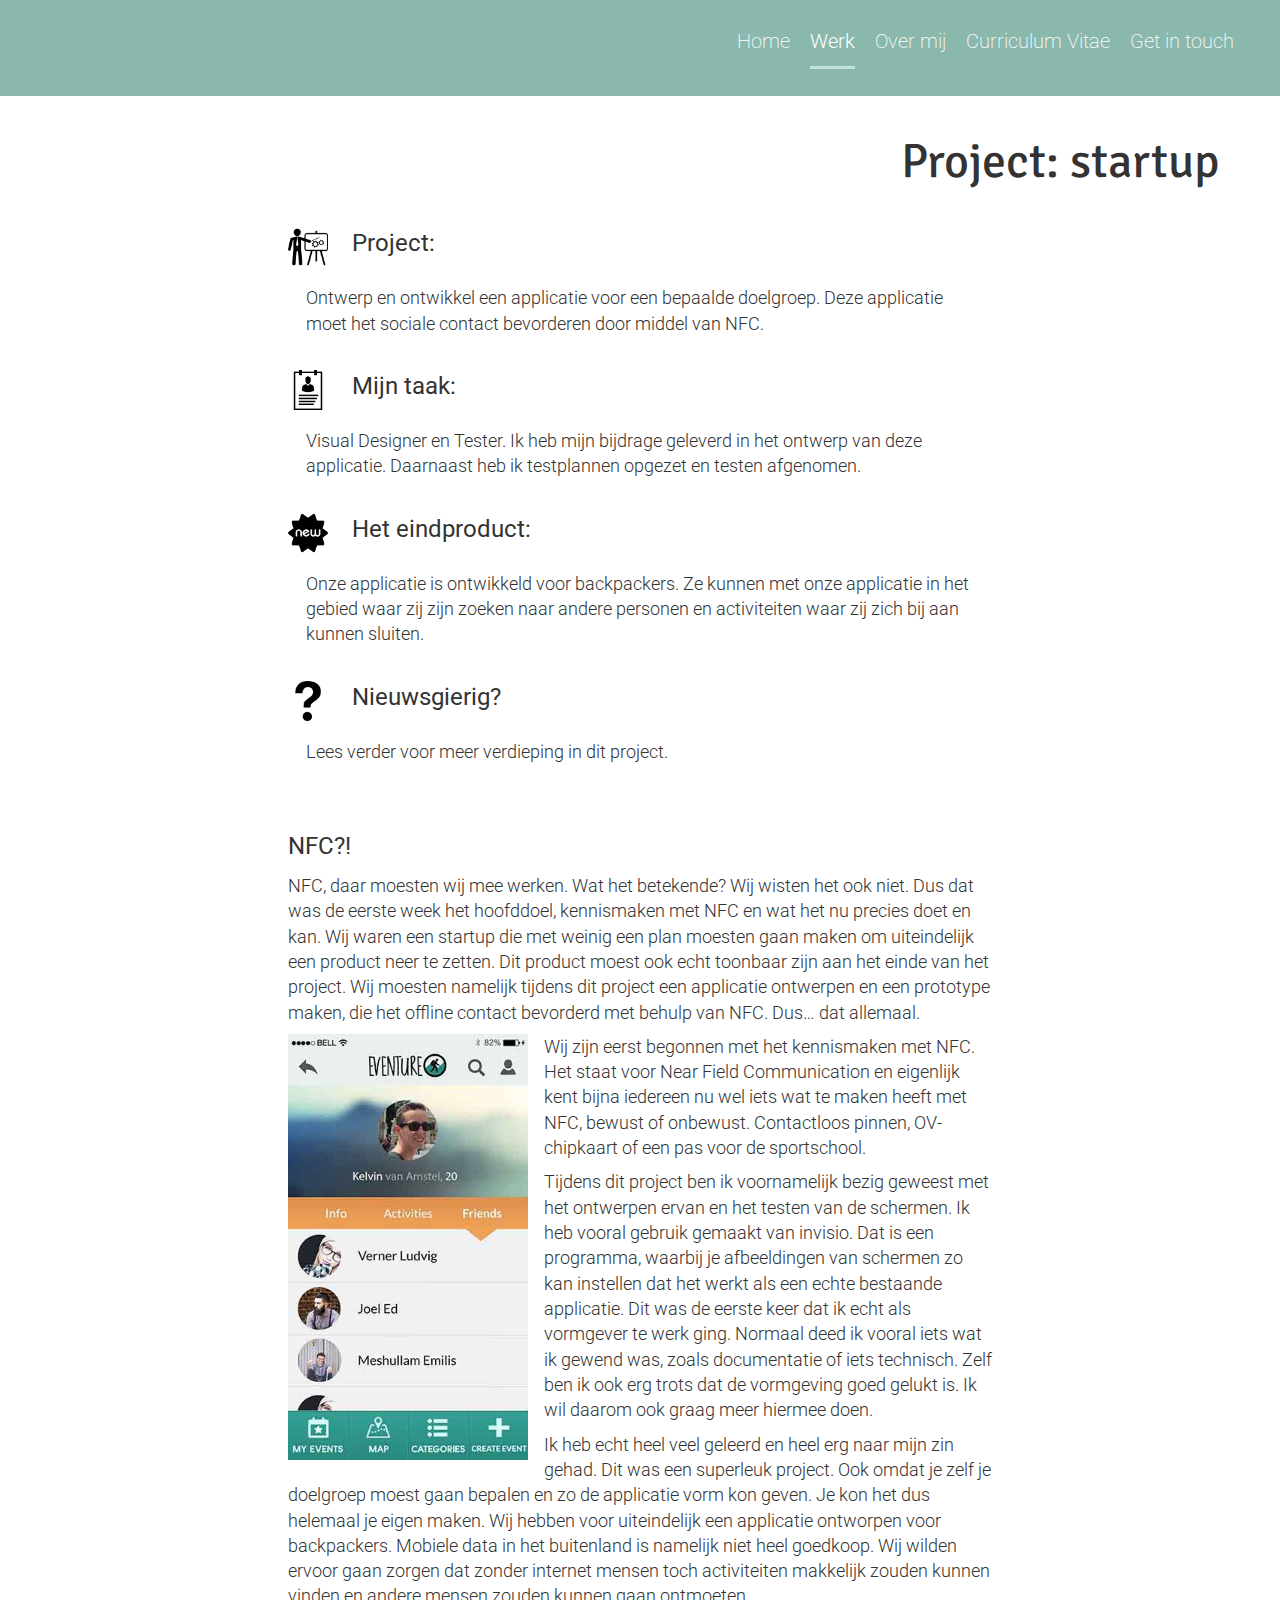
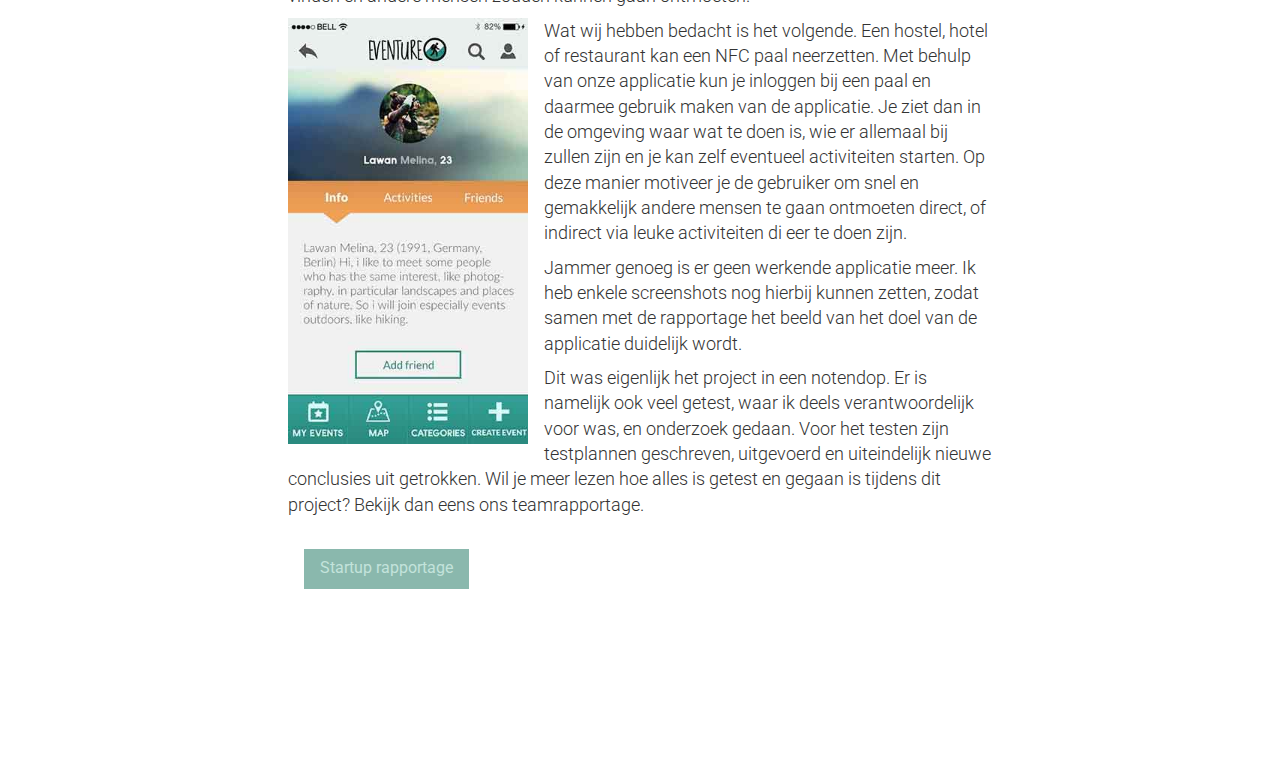
<file: werk/startup.html>
<!DOCTYPE html>
<html lang="nl">
<head>
    <meta charset="UTF-8">
    <meta name="author" content="Kelvin van Amstel">
    <meta name="description" content="Portfoio van Kelvin van Amstel">
    <meta name="keywords" content="Portfolio, Kelvin van Amstel, CMD, Communication, Multimedia, Design, HTML5, CSS3, Javascript, SQL, Nodejs, Frontend, Vormgever, Vormgeving, Developer, Photoshop, Illustrator, Indesign, Premier Pro">
    <title>Startup</title>
    <link rel="stylesheet" href="../css/stylesheet.css">
    <link rel="icon" href="../img/favicon.png" type="image/png" sizes="16x16">
    <link href='https://fonts.googleapis.com/css?family=Signika:400,300' rel='stylesheet' type='text/css'>
    <link href='https://fonts.googleapis.com/css?family=Roboto:400,100italic,100,300,400italic,500italic,500,300italic,700,700italic,900,900italic' rel='stylesheet' type='text/css'>
    <meta name="viewport" content="width=device-width, initial-scale=1.0">
</head>
<body>
    <header>
        <h1 id="menu">Menu</h1>
        <nav class="all">
            <ul>
                <li><a href="../index.html">Home</a></li>
                <li><a class="active" href="../works.html">Werk</a></li>
                <li><a href="../about.html">Over mij</a></li>
                <li><a href="../cv.html">Curriculum Vitae</a></li>
                <li><a href="../contact.html">Get in touch</a></li>
            </ul>
        </nav>
    </header>

    <section class="over">
        <h2>Project: startup</h2>
        <article>
            <section class="summary">
               <section>
                    <img src="../img/people.png"><h6>Project: </h6><p>Ontwerp en ontwikkel een applicatie voor een bepaalde doelgroep. Deze applicatie moet het sociale contact bevorderen door middel van NFC.</p>
               </section>
                <section>
                    <img src="../img/other.png"><h6>Mijn taak: </h6><p>Visual Designer en Tester. Ik heb mijn bijdrage geleverd in het ontwerp van deze applicatie. Daarnaast heb ik testplannen opgezet en testen afgenomen.</p>
                </section>
                <section>
                    <img src="../img/sign.png"><h6>Het eindproduct: </h6><p>Onze applicatie is ontwikkeld voor backpackers. Ze kunnen met onze applicatie in het gebied waar zij zijn zoeken naar andere personen en activiteiten waar zij zich bij aan kunnen sluiten.</p>
                </section>
                <section>
                    <img src="../img/signs.png"><h6>Nieuwsgierig? </h6><p>Lees verder voor meer verdieping in dit project.</p>
                </section>
            </section>
            <h4>NFC?!</h4>
            <p>NFC, daar moesten wij mee werken. Wat het betekende? Wij wisten het ook niet. Dus dat was de eerste week het hoofddoel, kennismaken met NFC en wat het nu precies doet en kan. Wij waren een startup die met weinig een plan moesten gaan maken om uiteindelijk een product neer te zetten. Dit product moest ook echt toonbaar zijn aan het einde van het project. Wij moesten namelijk tijdens dit project een applicatie ontwerpen en een prototype maken, die het offline contact bevorderd met behulp van NFC. Dus… dat allemaal. </p>
            <img id="startup" src="../img/startup1.jpg" alt="vormgeving scherm"/>
            <p>Wij zijn eerst begonnen met het kennismaken met NFC. Het staat voor Near Field Communication en eigenlijk kent bijna iedereen nu wel iets wat te maken heeft met NFC, bewust of onbewust. Contactloos pinnen, OV-chipkaart of een pas voor de sportschool. </p>
            <p>Tijdens dit project ben ik voornamelijk bezig geweest met het ontwerpen ervan en het testen van de schermen. Ik heb vooral gebruik gemaakt van invisio. Dat is een programma, waarbij je afbeeldingen van schermen zo kan instellen dat het werkt als een echte bestaande applicatie. Dit was de eerste keer dat ik echt als vormgever te werk ging. Normaal deed ik vooral iets wat ik gewend was, zoals documentatie of iets technisch.  Zelf ben ik ook erg trots dat de vormgeving goed gelukt is. Ik wil daarom ook graag meer hiermee doen. </p>
            <p>Ik heb echt heel veel geleerd en heel erg naar mijn zin gehad. Dit was een superleuk project. Ook omdat je zelf je doelgroep moest gaan bepalen en zo de applicatie vorm kon geven. Je kon het dus helemaal je eigen maken. Wij hebben voor uiteindelijk een applicatie ontworpen voor backpackers. Mobiele data in het buitenland is namelijk niet heel goedkoop. Wij wilden ervoor gaan zorgen dat zonder internet mensen toch activiteiten makkelijk zouden kunnen vinden en andere mensen zouden kunnen gaan ontmoeten. </p>
            <img id="startup" src="../img/startup2.jpg" alt="vormgeving scherm"/>
            <p>Wat wij hebben bedacht is het volgende. Een hostel, hotel of restaurant kan een NFC paal neerzetten. Met behulp van onze applicatie kun je inloggen bij een paal en daarmee gebruik maken van de applicatie. Je ziet dan in de omgeving waar wat te doen is, wie er allemaal bij zullen zijn en je kan zelf eventueel activiteiten starten. Op deze manier motiveer je de gebruiker om snel en gemakkelijk andere mensen te gaan ontmoeten direct, of indirect via leuke activiteiten di eer te doen zijn. </p>
            <p>Jammer genoeg is er geen werkende applicatie meer. Ik heb enkele screenshots nog hierbij kunnen zetten, zodat samen met de rapportage het beeld van het doel van de applicatie duidelijk wordt.</p>
            <p>Dit was eigenlijk het project in een notendop. Er is namelijk ook veel getest, waar ik deels verantwoordelijk voor was, en onderzoek gedaan. Voor het testen zijn testplannen geschreven, uitgevoerd en uiteindelijk nieuwe conclusies uit getrokken. Wil je meer lezen hoe alles is getest en gegaan is tijdens dit project? Bekijk dan eens ons teamrapportage. </p>
            <article><a class="button" href="../files/rapportage_startup.pdf" download="rapportage_startup.pdf">Startup rapportage</a></article>
        </article>
    </section>

    <footer></footer>

    <script type="text/javascript" src="../js/script.js"></script>
</body>
</html>
</file>
<file: css/stylesheet.css>
/*****************************************************************/
/* Author:              Kelvin van Amstel                        */
/* File description:    This CSS is linked to all the HTML pages */
/*                      Responsive portfolio website             */
/*                      Mobile first                             */
/* Created on:          14-11-2015                               */
/* Finished on:         ??-??-????                               */
/*****************************************************************/

* {
    box-sizing: border-box;
    color: #333;
    font-family: 'Roboto';
    font-weight: 400;
    line-height: 140%;
    list-style-type: none;
    margin: 0;
    padding: 0;
    text-decoration: none;
}

/* Text markup; size/wieght*/
p{
    font-size: 16pt;
    font-weight: 300;
}

h1{
    font-size: 1.75em;
}

h2{
    font-family: 'Signika';
    font-size: 2em;
    padding-right: 1em;
    text-align: right;
    width: 100vw;
}

h3{
    font-size: 1.5em;
    font-weight: 500;
}

h4{
    font-size: 1em;
}

h5{
    font-size: 0.875em;
}

h6{
    font-size: 0.75em;
    margin: 0 auto;
}

body {
    overflow-x: hidden;
    width: 100vw;
}

/* Navigation index*/
nav.index {
    height: 3em;
    margin: 1em;
    text-align: right;
}

nav.index > ul > li > a {
    font-family: 'Signika';
    font-size: 2.5em;
    font-weight: 400;
    line-height: 100%;
}

/* Navigation all */
nav.all {
    background-color: #8ab8ad;
    width: 100vw;
}

nav.all > ul > li {
    display: -webkit-box;
    display: -webkit-flex;
    display: -ms-flexbox;
    display: flex;
    -webkit-justify-content: flex-end;
    -moz-justify-content: flex-end;
    -ms-justify-content: flex-end;
    justify-content: flex-end;
}

nav.all > ul > li > a {
    color: #FFFFFF;
    font-size: 1.5em;
    font-weight: 200;
    margin-right: 1em;
}

nav.all > ul > li > a:active {
    border-bottom: 3px solid #C3E3DB;
}

/* Main section */
main > section {
    display: -webkit-box;
    display: -webkit-flex;
    display: -ms-flexbox;
    display: flex;
    -webkit-flex-wrap: nowrap;
    -moz-flex-wrap: nowrap;
    -ms-flex-wrap: nowrap;
    flex-wrap: nowrap;
    margin: 8em 1em;
}

main > section > article {
    height: 9em;
    margin-top: 10vh;
    width: 100vw;
}

.home_section > article > img {
    bottom: 0;
    height: 35vh;
    position: absolute;
    margin-left: 55vw;
}

/* Homepage section; class: .home_section*/
.home_section {
    background-color: #8ab8ad;
    position: fixed;
    bottom: 0;
    height: 8em;
    width: 100vw;
}

.home_section > article {
    color: #C3E3DB;
    height: 22vh;
    margin: 0 1em 0 1em;
    width: 50vw;
}

.home_section > article > h3,
.home_section > article > p {
    color: #C3E3DB;
}

/* My work */
section.work, section.contact {
    display: -webkit-box;
    display: -webkit-flex;
    display: -ms-flexbox;
    display: flex;
    -webkit-flex-direction: row;
    -moz-flex-direction: row;
    -ms-flex-direction: row;
    flex-direction: row;
    -webkit-flex-wrap: wrap;
    -moz-flex-wrap: wrap;
    -ms-flex-wrap: wrap;
    flex-wrap: wrap;
    -webkit-justify-content: center;
    -moz-justify-content: center;
    -ms-justify-content: center;
    justify-content: center;
    margin: 0;
    order: 2;
}

section.work > article, section.contact > article {
    display: -webkit-box;
    display: -webkit-flex;
    display: -ms-flexbox;
    display: flex;
    -webkit-flex-direction: row;
    -moz-flex-direction: row;
    -ms-flex-direction: row;
    flex-direction: row;
    -webkit-flex-wrap: wrap;
    -moz-flex-wrap: wrap;
    -ms-flex-wrap: wrap;
    flex-wrap: wrap;
    -webkit-justify-content: center;
    -moz-justify-content: center;
    -ms-justify-content: center;
    justify-content: center;
    margin: 0;
    width: 100vw;
}

section.work > article > a, section.contact > article > a {
    display: -webkit-box;
    display: -webkit-flex;
    display: -ms-flexbox;
    display: flex;
    -webkit-flex-direction: row;
    -moz-flex-direction: row;
    -ms-flex-direction: row;
    flex-direction: row;
    -webkit-flex-wrap: wrap;
    -moz-flex-wrap: wrap;
    -ms-flex-wrap: wrap;
    flex-wrap: wrap;
    margin: .5em;
    min-width: 350px;
    width: 30vw;
}
section.work > article > a > h4, section.contact > article > a > h4 {
    background-color: rgba(138, 171, 173, .7);
    color: #FFFFFF;
    display: block;
    height: 12vh;
    min-height: 4em;
    padding: .5em;
    position:relative;
    min-width: 350px;
    width: 30vw;
}

section.work > article > a > img, section.contact > article > a > img {
    height: 14.5em;
    min-width: 350px;
    width: 30vw;
}

section.contact > article > a > img#li,
section.contact > article > a > img#gi,
section.contact > article > a > img#ma {
    height: 140px;
}

/* Over mij */
section.over {
    width: 100vw;
}

section.over > article {
    margin: 0.5em;
}

section.over > article > img{
    height: 80%;
    width: 100%;
}

section.over > article > img.skill {
    height: 100%;
    width: 100%;
}

section.over > article > p{
    margin: 0.7em 0;
}

section.over > article > h4 {
        font-size: 1.5em;
}

section.cv_kelvin2 {
    margin: 1em auto;
    order: 2;
}

img#cv {
    order: 2;
    width: 100vw;
}

/* Mobile toggle menu */
.invisible {
    display: none;
}

/* Active class */
nav.all> ul > li > a.active {
    border-bottom: 3px solid #C3E3DB;
    font-weight: 300;
}

/* Toggle Menu */
.menu {
    background-color: #8ab8ad;
    color: white;
    font-size: 1.4em;
    line-height: 200%;
    margin: 0 auto;
    padding-right: 1.5em;
    text-align: right;
    width: 100vw;
}

section.contact > article.connect {
    display: -webkit-box;
    display: -webkit-flex;
    display: -ms-flexbox;
    display: flex;
    -webkit-flex-direction: row;
    -moz-flex-direction: row;
    -ms-flex-direction: row;
    flex-direction: row;
    -webkit-flex-wrap: wrap;
    -moz-flex-wrap: wrap;
    -ms-flex-wrap: wrap;
    flex-wrap: wrap;
    -webkit-justify-content: center;
    -moz-justify-content: center;
    -ms-justify-content: center;
    justify-content: center;
    width: 100%;
}

article.connect > a > img {
    margin-top: 1em;
    width: 60vw;
}

 article.connect > a > img#gi {
    margin-top: 1em;
    width: 60vw;
}

article.connect > a > img#ma {
    margin-top: 1em;
    width: 60vw;
}

article > a.button {
    background-color: #8ab8ad;
    color: #C3E3DB;
    display: block;
    height: 32.5m;
    padding: .5em 1em;
    margin: 1em;
    text-align: center;
}

article > a.button:active {
    background-color: #C3E3DB;
    color: #8ab8ad;
}

footer {
    height: 7em;
    margin-top: 2em;
    order: 3;
    width: 100vw;
}

section.summary {
    display: -webkit-box;
    display: -webkit-flex;
    display: -ms-flexbox;
    display: flex;
    -webkit-flex-direction: column;
    -moz-flex-direction: column;
    -ms-flex-direction: column;
    flex-direction: column;
    margin: 2em 0;
}

section.summary > section {
    display: -webkit-box;
    display: -webkit-flex;
    display: -ms-flexbox;
    display: flex;
    -webkit-flex-direction: row;
    -moz-flex-direction: row;
    -ms-flex-direction: row;
    flex-direction: row;
    -webkit-justify-content: left;
    -moz-justify-content: left;
    -ms-justify-content: left;
    justify-content: left;
    -webkit-flex-wrap: wrap;
    -moz-flex-wrap: wrap;
    -ms-flex-wrap: wrap;
    flex-wrap: wrap;
    margin-bottom: 1em;
}

section.summary > section > img {
    height: 2.5em;
    width: 2.5em;
}

section.summary > section > h6 {
    font-size: 1.5em;
    margin: 0 0 0 1em;
}

section.summary > section > p {
    margin: 1em 1em;
    width: 100vw;
}

/**************************************************/
/* Screen width with a minimal size of 480 pixels */
/* Portrait view of smartphones;                  */
/**************************************************/
@media (min-width: 480px){

    /* Navigation */
    nav.index > ul > li > a {
        font-size: 1.5em;
    }

    /* Main section */
    main > section > article:first-of-type {
        width: 70vw;
    }

    main > section > article:last-of-type {
        margin-left: 0;
    }

    main > section > article:last-of-type > img {
        height: 45vh;
    }

    /* Homepage section; class: .home_section*/
    .home_section > article {
        height: 30vh;
    }

}

/**************************************************/
/* Screen width with a minimal size of 768 pixels */
/* Portrait view of tablets like; iPad, sony etc. */
/**************************************************/
@media (min-width: 768px){

    /* Text markup; size/wieght*/
    p{
        font-size: 1.375em;
    }

    h1{
        font-size: 3em;
    }

    h2{
        font-size: 2.5em;
    }

    h3{
        font-size: 2.25em;
    }

    h4{
        font-size: 1.875em;
    }

    h5{
        font-size: 1.625em;
    }

    h6{
        font-size: 1.25em;
    }

    /* Navigation */
    nav.index > ul > li > a {
        font-size: 3em;
    }

    /* Homepage section; class: .home_section*/
    .home_section {
        height: 16vh;
    }

    /* My work */
    section.work > article > a > h4 {
        height: 8.5vh;
        min-height: 4em;
    }

    section.over > article > img{
        height: 15em;
        width: 100%;
    }

    img#startup {
        float: left;
        height: 100%;
        margin: 0 1em 0 0;
        width: 15em;
    }

}

/***************************************************/
/* Screen width with a minimal size of 1024 pixels */
/* Landscape view of tablets like; iPad, sony etc. */
/***************************************************/
@media (min-width: 1024px){

    /* Main section */
    main > section > article {
        width: 100vw;
    }

    /* Navigation all */
    nav.all {
        background-color: #8ab8ad;
        height: 6em;
        width: 100vw;
    }

    nav.all > ul {
        display: -webkit-box;
        display: -webkit-flex;
        display: -ms-flexbox;
        display: flex;
        -webkit-justify-content: flex-end;
        -moz-justify-content: flex-end;
        -ms-justify-content: flex-end;
        justify-content: flex-end;
        -webkit-flex-direction: row;
        -moz-flex-direction: row;
        -ms-flex-direction: row;
        flex-direction: row;
        width: 98vw;
    }

    nav.all > ul > li {
        display: -webkit-box;
        display: -webkit-flex;
        display: -ms-flexbox;
        display: flex;
        -webkit-justify-content: space-around;
        -moz-justify-content: space-around;
        -ms-justify-content: space-around;
        justify-content: space-around;
        margin-top: 1em;
    }

    nav.all > ul > li > a {
        color: #FFFFFF;
        font-size: 1.25em;
        line-height: 250%;
        margin-right: 1em;
    }

    nav.all > ul > li > a:hover {
        border-bottom: 3px solid #C3E3DB;
    }

}

/***************************************************/
/* Screen width with a minimal size of 1280 pixels */
/***************************************************/
@media (min-width: 1050px){

    /* Text markup; size/wieght*/
    p{
        font-size: 113%;
    }

    h1{
        font-size: 300%;
    }

    h2{
        font-size: 300%;
        margin-top: 1em;
        width: 99vw;
    }

    h3{
        font-size: 250%;
        font-weight: 400;
    }

    h4{
        font-size: 187%;
    }

    h5{
        font-size: 162%;
    }

    h6{
        font-size: 125%;
    }

    /* Body */
    body{
        display: -webkit-box;
        display: -webkit-flex;
        display: -ms-flexbox;
        display: flex;
        -webkit-flex-wrap: wrap;
        -moz-flex-wrap: wrap;
        -ms-flex-wrap: wrap;
        flex-wrap: wrap;
        margin: 0 -2em 0 0;
        width: 99vw;
    }

    /* Header */
    header {
        order: 1;
        width: 100vw;
    }

    /* Navigation index*/
    nav.index {
    margin: 4em 1em 1em 1em;
    }

    nav.index > ul > li > a {
        font-size: 8vh;
        line-height: 100%;
        transition: all .5s ;
    }

    nav.index > ul > li > a:hover {
        font-size: 10vh;
        line-height: 150%;
        transition: all .5s ;
    }

    /* Main section */
    main {
        display: -webkit-box;
        display: -webkit-flex;
        display: -ms-flexbox;
        display: flex;
        height: 50vh;
        margin-left: 31vw;
        margin-top: -50vh;
        order: 2;
        width: 30vw;
    }

    main > section > article {
        margin-top: 70vh;
    }

    main > section > article > h3 {
        font-size: 8vh;
    }

    main > section > article > p {
        font-size: 3vh;
        width: 40vw;
    }

    /* Homepage section; class: .home_section*/
    .home_section {
        background-color: #8ab8ad;
        height: 100vh;
        width: 30vw;
    }

    .home_section > article {
        color: #C3E3DB;
        height: 22vh;
        margin: 25vw 0 0 1em;
        width: 27vw;
    }

    .home_section > article > h3{
        color: #C3E3DB;
        font-size: 8vh;
        text-align: right;
    }
    .home_section > article > p {
        color: #C3E3DB;
        font-size: 3vh;
        text-align: right;
    }
    .home_section > article > img {
        height: 50vh;
        margin-left: 80vw;
    }

    /* My work */
    section.work, section.contact {
        margin-top: -1em;
    }

    section.work > article, section.contact > article {
        margin: 0.5em;
    }

    section.work > article > a > h4{
        background-color: rgba(138, 171, 173, 0);
        opacity: 0;
        height: 40vh;
        margin-top: -40vh;
    }

    section.work > article > a > img{
        height: 40vh;
    }

    section.contact > article > a > img#li,
    section.contact > article > a > img#gi,
    section.contact > article > a > img#ma {
        height: 20vh;
    }

    section.work > article > a:hover > h4 {
        background-color: rgba(138, 171, 173, .7);
        opacity: 1;
        transition: all .5s ;
    }

    section.contact > article.connect {
        display: -webkit-box;
        display: -webkit-flex;
        display: -ms-flexbox;
        display: flex;
        -webkit-flex-direction: row;
        -moz-flex-direction: row;
        -ms-flex-direction: row;
        flex-direction: row;
        -webkit-flex-wrap: wrap;
        -moz-flex-wrap: wrap;
        -ms-flex-wrap: wrap;
        flex-wrap: wrap;
        -webkit-justify-content: center;
        -moz-justify-content: center;
        -ms-justify-content: center;
        justify-content: center;
        margin-top: 5em;
        width: 30vw;
    }

    article.connect > a > img#li {
        width: 26vw;
    }

    article.connect > a > img#gi {
        width: 26vw;
    }

    article.connect > a > img#ma {
        width: 26vw;
    }

    /* Over mij */
    section.over {
        margin: -1em -2em 0 0;
        order: 1;
        padding: 0;
    }

    section.over > article {
        margin: 1em auto;
        width: 55vw;
    }

    section.over > article > img{
        height: 100%;
        width: 100%;
    }

    section.over > article > img.skill {
        margin: 0 3em;
        height: 100%;
        width: 80%;
    }

    section.over > article > p{
        margin: .5em 0;
    }

    section.over > article > article {
        margin: 1em 0;
    }

    img#cv {
        height: 100%;
        width: 65vw;
        margin: 1em auto;
    }

    article > a.button {
        display: inline-block;
        font-size: 1em;
        height: 2.5em;
        margin-right: 2em;
    }

    article > a.button:hover {
        background-color: #C3E3DB;
        color: #8ab8ad;
        transition: all .5s;
    }

    body#cvbody {
        display: -webkit-box;
        display: -webkit-flex;
        display: -ms-flexbox;
        display: flex;
        -webkit-flex-direction: column;
        -moz-flex-direction: column;
        -ms-flex-direction: column;
        flex-direction: column;
    }

    img#startup {
        float: left;
        height: 100%;
        margin: 0 1em 0 0;
        width: 15em;
    }

    .cv_kelvin2 > article {
        margin: 2em auto;
        width: 58vw;
    }
}
</file>
